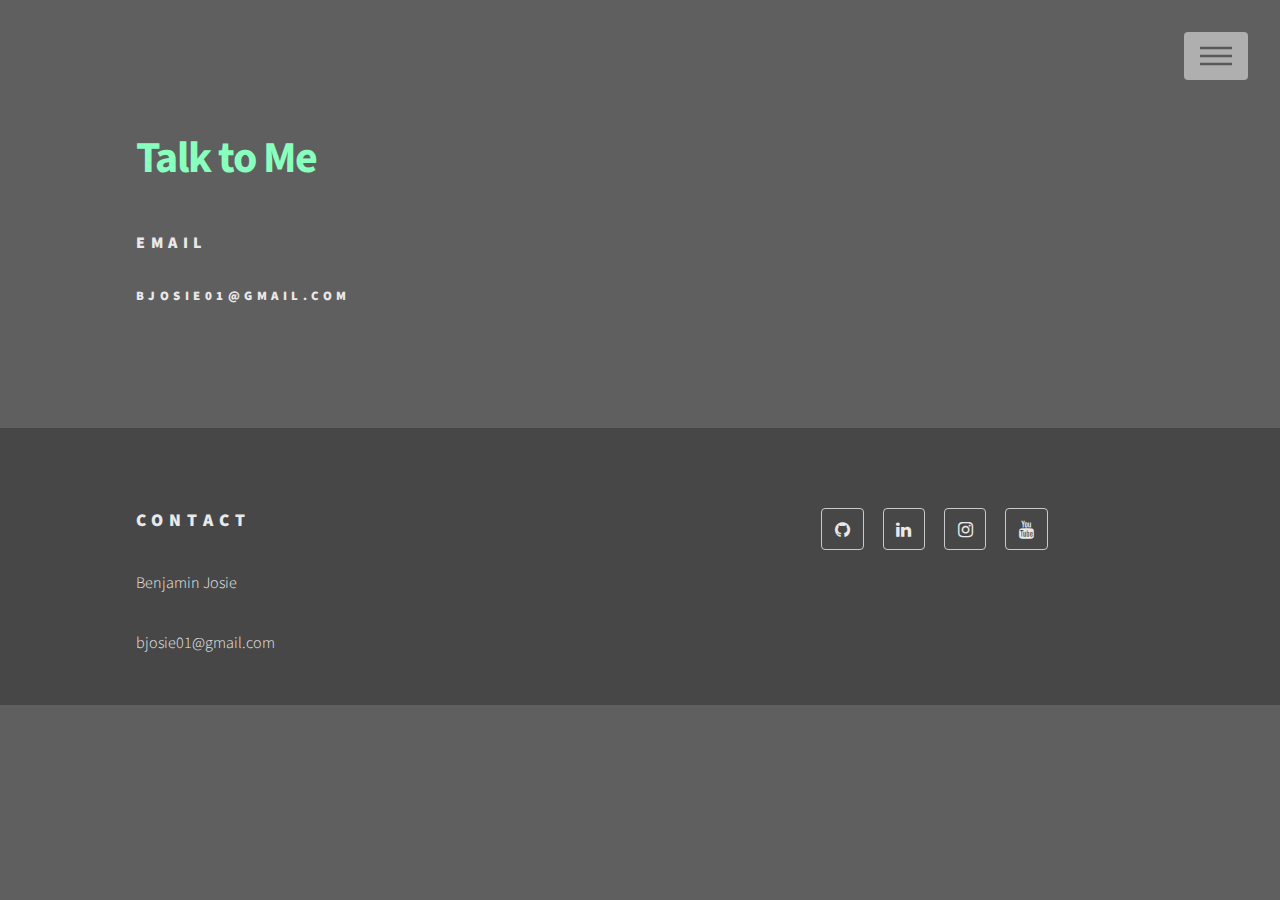
<file: contact.html>
<!DOCTYPE HTML>
<!--
	Phantom by HTML5 UP
	html5up.net | @ajlkn
	Free for personal and commercial use under the CCA 3.0 license (html5up.net/license)
-->
<html>
	<head>
		<title>Talk to Me</title>
		<meta charset="utf-8" />
		<meta name="viewport" content="width=device-width, initial-scale=1, user-scalable=no" />
		<link rel="stylesheet" href="assets/css/main.css" />
		<noscript><link rel="stylesheet" href="assets/css/noscript.css" /></noscript>
	</head>
	<body class="is-preload">
		<!-- Wrapper -->
			<div id="wrapper">

				<!-- Header -->
					<header id="header">
						<div class="inner">

							<!-- Logo -->

							<!-- Nav -->
								<nav>
									<ul>
										<li><a href="#menu">Menu</a></li>
									</ul>
								</nav>

						</div>
					</header>

				<!-- Menu -->
				<nav id="menu">
						<ul>
							<li><a href="index.html"><h2>Home</h2></a></li>
						</ul>
							<span class="minttext"><h4>Music</h4></span>
						<ul>
							<li><a href="music.html">Music</a></li>
						</ul>
							<span class="minttext"><h4>Hardware Design</h4></span>
						<ul>
							<li><a href="seekfreek.html">SeekFreek</a></li>
							<li><a href="ToeCandy.html">ToeCandy</a></li>
							<li><a href="TwigMix.html">TwigMix</a></li>
						</ul>
							<span class="minttext"><h4>Other Projects</h4></span>
						<ul>
							<li><a href="stranger_things_wall.html">The Lights!</a></li>	
							<li><a href="stranjerry_things_sign.html">Dark Glow</a></li>
							<li><a href="italic99.html">Understanding Music Production</a></li>	
							<li><a href="resume.html">Resume</a></li>
							<li><a href="contact.html">Contact Me!</a></li>
						</ul>
					</nav>

				<!-- Main -->
					<div id="main">
						<div class="inner">
							<span class="minttext"><h1>Talk to Me</h1></span>
						<h3>Email</h3>
						<h5>bjosie01@gmail.com</h5>
						</div>
					</div>

				<!-- Footer -->
				<footer id="footer">
					<div class="inner">
						<section>
							<h2>Contact</h2>
							<p>Benjamin Josie</p>
							<p>bjosie01@gmail.com</p>
						</section>
						<section>
							<ul class="icons">
								<li><a href="https://www.github.com/bjosie" class="icon style2 fa-github"><span class="label">GitHub</span></a></li>
								<li><a href="https://www.linkedin.com/in/benjaminjosie" class="icon style2 fa-linkedin"><span class="label">LinkedIn</span></a></li>
								<li><a href="https://www.instagram.com/happy.distracted/" class="icon style2 fa-instagram"><span class="label">Instagram</span></a></li>
								<li><a href="https://www.youtube.com/channel/UCob4FGEwg0QOTJqzQBEcFiw?view_as=subscriber" class="icon style2 fa-youtube"><span class="label">YouTube</span></a></li>
							</ul>
						</section>
						</ul>
					</div>
				</footer>

			</div>

		<!-- Scripts -->
			<script src="assets/js/jquery.min.js"></script>
			<script src="assets/js/browser.min.js"></script>
			<script src="assets/js/breakpoints.min.js"></script>
			<script src="assets/js/util.js"></script>
			<script src="assets/js/main.js"></script>

	</body>
</html>
</file>
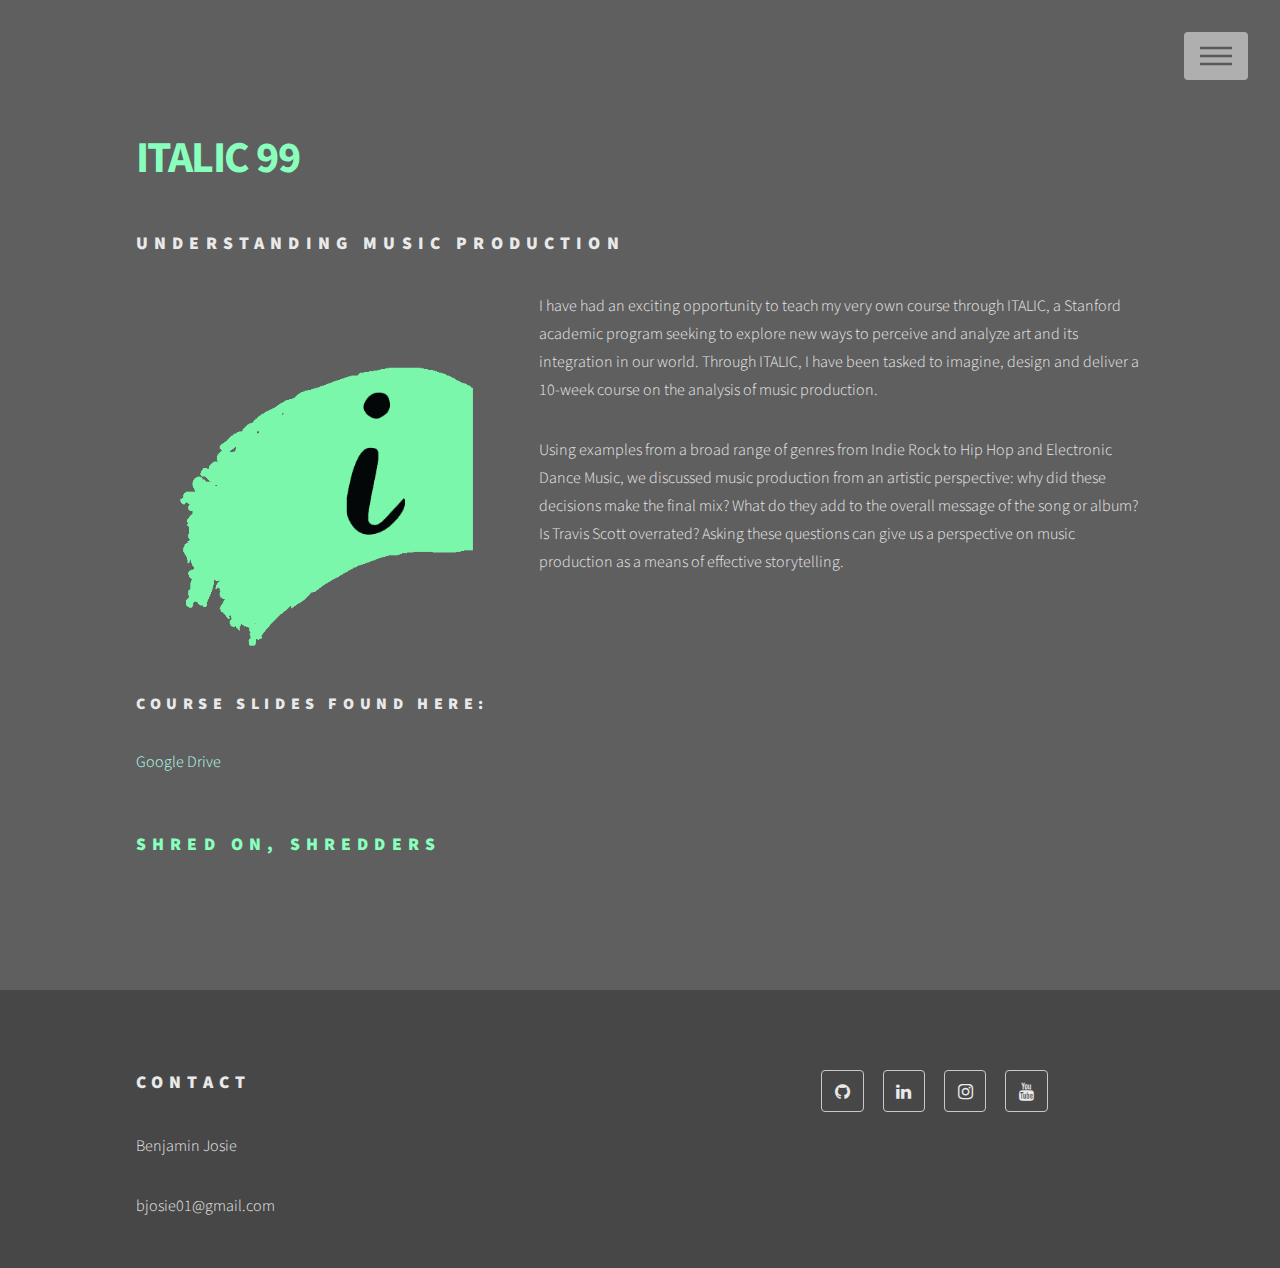
<file: italic99.html>
<!DOCTYPE HTML>
<!--
	Phantom by HTML5 UP
	html5up.net | @ajlkn
	Free for personal and commercial use under the CCA 3.0 license (html5up.net/license)
-->
<html>
	<head>
		<title>ITALIC 99</title>
		<meta charset="utf-8" />
		<meta name="viewport" content="width=device-width, initial-scale=1, user-scalable=no" />
		<link rel="stylesheet" href="assets/css/main.css" />
		<noscript><link rel="stylesheet" href="assets/css/noscript.css" /></noscript>
	</head>
	<body class="is-preload">
		<!-- Wrapper -->
			<div id="wrapper">

				<!-- Header -->
					<header id="header">
						<div class="inner">

							<!-- Logo -->

							<!-- Nav -->
								<nav>
									<ul>
										<li><a href="#menu">Menu</a></li>
									</ul>
								</nav>

						</div>
					</header>

				<!-- Menu -->
				<nav id="menu">
						<ul>
							<li><a href="index.html"><h2>Home</h2></a></li>
						</ul>
							<span class="minttext"><h4>Music</h4></span>
						<ul>
							<li><a href="music.html">Music</a></li>
						</ul>
							<span class="minttext"><h4>Hardware Design</h4></span>
						<ul>
							<li><a href="seekfreek.html">SeekFreek</a></li>
							<li><a href="ToeCandy.html">ToeCandy</a></li>
							<li><a href="TwigMix.html">TwigMix</a></li>
						</ul>
							<span class="minttext"><h4>Other Projects</h4></span>
						<ul>
							<li><a href="stranger_things_wall.html">The Lights!</a></li>	
							<li><a href="stranjerry_things_sign.html">Dark Glow</a></li>
							<li><a href="italic99.html">Understanding Music Production</a></li>	
							<li><a href="resume.html">Resume</a></li>
							<li><a href="contact.html">Contact Me!</a></li>
						</ul>
					</nav>

				<!-- Main -->
					<div id="main">
						<div class="inner">
								<span class="minttext"><h1>ITALIC 99</h1></span>
							<h2>Understanding Music Production</h2>
							<span class="image left "><img src="images/italic.png" alt="" /></span>
							<p>I have had an exciting opportunity to teach my very own course through ITALIC, a Stanford academic program seeking to explore new ways to perceive and analyze art and its integration in our world. Through ITALIC, I have been tasked to imagine, design and deliver a 10-week course on the analysis of music production.</p>
							<p>Using examples from a broad range of genres from Indie Rock to Hip Hop and Electronic Dance Music, we discussed music production from an artistic perspective: why did these decisions make the final mix? What do they add to the overall message of the song or album? Is Travis Scott overrated? Asking these questions can give us a perspective on music production as a means of effective storytelling.</p>
							<br><br><br><h3>Course Slides Found Here:</h3>
							<a href="https://drive.google.com/drive/folders/1TI4Cybgmp127zP17D6S3UdlBSqYQ0CbK?usp=sharing">Google Drive</a>
							<br><br><br><span class="minttext"><h2>Shred on, Shredders</h2><span>
						</div>
					</div>

				<!-- Footer -->
				<footer id="footer">
					<div class="inner">
						<section>
							<h2>Contact</h2>
							<p>Benjamin Josie</p>
							<p>bjosie01@gmail.com</p>
						</section>
						<section>
							<ul class="icons">
								<li><a href="https://www.github.com/bjosie" class="icon style2 fa-github"><span class="label">GitHub</span></a></li>
								<li><a href="https://www.linkedin.com/in/benjaminjosie" class="icon style2 fa-linkedin"><span class="label">LinkedIn</span></a></li>
								<li><a href="https://www.instagram.com/happy.distracted/" class="icon style2 fa-instagram"><span class="label">Instagram</span></a></li>
								<li><a href="https://www.youtube.com/channel/UCob4FGEwg0QOTJqzQBEcFiw?view_as=subscriber" class="icon style2 fa-youtube"><span class="label">YouTube</span></a></li>
							</ul>
						</section>
						</ul>
					</div>
				</footer>

			</div>

		<!-- Scripts -->
			<script src="assets/js/jquery.min.js"></script>
			<script src="assets/js/browser.min.js"></script>
			<script src="assets/js/breakpoints.min.js"></script>
			<script src="assets/js/util.js"></script>
			<script src="assets/js/main.js"></script>

	</body>
</html>
</file>
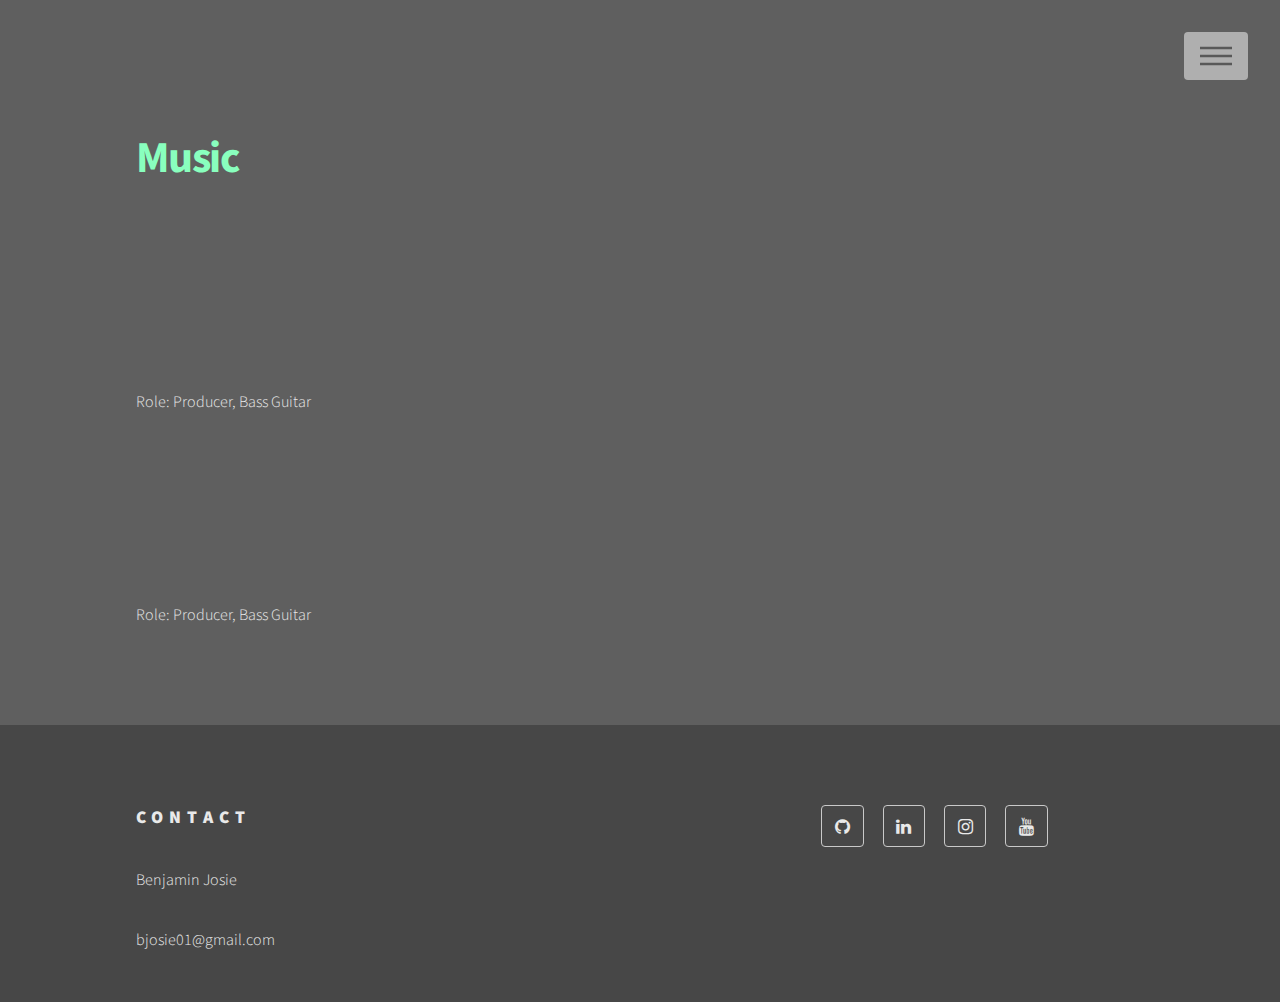
<file: music.html>
<!DOCTYPE HTML>
<!--
	Phantom by HTML5 UP
	html5up.net | @ajlkn
	Free for personal and commercial use under the CCA 3.0 license (html5up.net/license)
-->
<html>
	<head>
		<title>Music</title>
		<meta charset="utf-8" />
		<meta name="viewport" content="width=device-width, initial-scale=1, user-scalable=no" />
		<link rel="stylesheet" href="assets/css/main.css" />
		<noscript><link rel="stylesheet" href="assets/css/noscript.css" /></noscript>
	</head>
	<body class="is-preload">
		<!-- wrapper -->
			<div id="wrapper">

				<!-- Header -->
					<header id="header">
						<div class="inner">

							<!-- Logo -->

							<!-- Nav -->
								<nav>
									<ul>
										<li><a href="#menu">Menu</a></li>
									</ul>
								</nav>

						</div>
					</header>

				<!-- Menu -->
				<nav id="menu">
                        <ul>
                            <li><a href="index.html"><h2>Home</h2></a></li>
                        </ul>
                            <span class="minttext"><h4>Music</h4></span>
                        <ul>
                            <li><a href="music.html">Music</a></li>
                        </ul>
                            <span class="minttext"><h4>Hardware Design</h4></span>
                        <ul>
                            <li><a href="seekfreek.html">SeekFreek</a></li>
                            <li><a href="ToeCandy.html">ToeCandy</a></li>
                            <li><a href="TwigMix.html">TwigMix</a></li>
                        </ul>
                            <span class="minttext"><h4>Other Projects</h4></span>
                        <ul>
                            <li><a href="stranger_things_wall.html">The Lights!</a></li>	
                            <li><a href="stranjerry_things_sign.html">Dark Glow</a></li>
                            <li><a href="italic99.html">Understanding Music Production</a></li>	
                            <li><a href="resume.html">Resume</a></li>
                            <li><a href="contact.html">Contact Me!</a></li>
                        </ul>
                    </nav>

				<!-- Main -->
					<div id="main">
						<div class="inner">
								<span class="minttext"><h1>Music</h1></span>
									<br>
								
								<iframe style="border: 0; width: 100%; height: 120px;" src="https://bandcamp.com/EmbeddedPlayer/track=2500126236/size=large/bgcol=333333/linkcol=2ebd35/tracklist=false/artwork=small/transparent=true/" seamless><a href="http://mammoth6.bandcamp.com/track/san-jose">San Jose by Mammoth</a></iframe>
								
								Role: Producer, Bass Guitar
								<br><br>
									<br>
								
				
								<iframe style="border: 0; width: 100%; height: 120px;" src="https://bandcamp.com/EmbeddedPlayer/track=983667720/size=large/bgcol=333333/linkcol=2ebd35/tracklist=false/artwork=small/transparent=true/" seamless><a href="http://mammoth6.bandcamp.com/track/leona">Leona by Mammoth</a></iframe>

								Role: Producer, Bass Guitar
							</div>
					</div>

				<!-- Footer -->
				<footer id="footer">
					<div class="inner">
						<section>
							<h2>Contact</h2>
							<p>Benjamin Josie</p>
							<p>bjosie01@gmail.com</p>
						</section>
						<section>
							<ul class="icons">
								<li><a href="https://www.github.com/bjosie" class="icon style2 fa-github"><span class="label">GitHub</span></a></li>
								<li><a href="https://www.linkedin.com/in/benjaminjosie" class="icon style2 fa-linkedin"><span class="label">LinkedIn</span></a></li>
								<li><a href="https://www.instagram.com/happy.distracted/" class="icon style2 fa-instagram"><span class="label">Instagram</span></a></li>
								<li><a href="https://www.youtube.com/channel/UCob4FGEwg0QOTJqzQBEcFiw?view_as=subscriber" class="icon style2 fa-youtube"><span class="label">YouTube</span></a></li>
							</ul>
						</section>
						</ul>
					</div>
				</footer>

			</div>

		<!-- Scripts -->
			<script src="assets/js/jquery.min.js"></script>
			<script src="assets/js/browser.min.js"></script>
			<script src="assets/js/breakpoints.min.js"></script>
			<script src="assets/js/util.js"></script>
			<script src="assets/js/main.js"></script>

	</body>
</html>
</file>
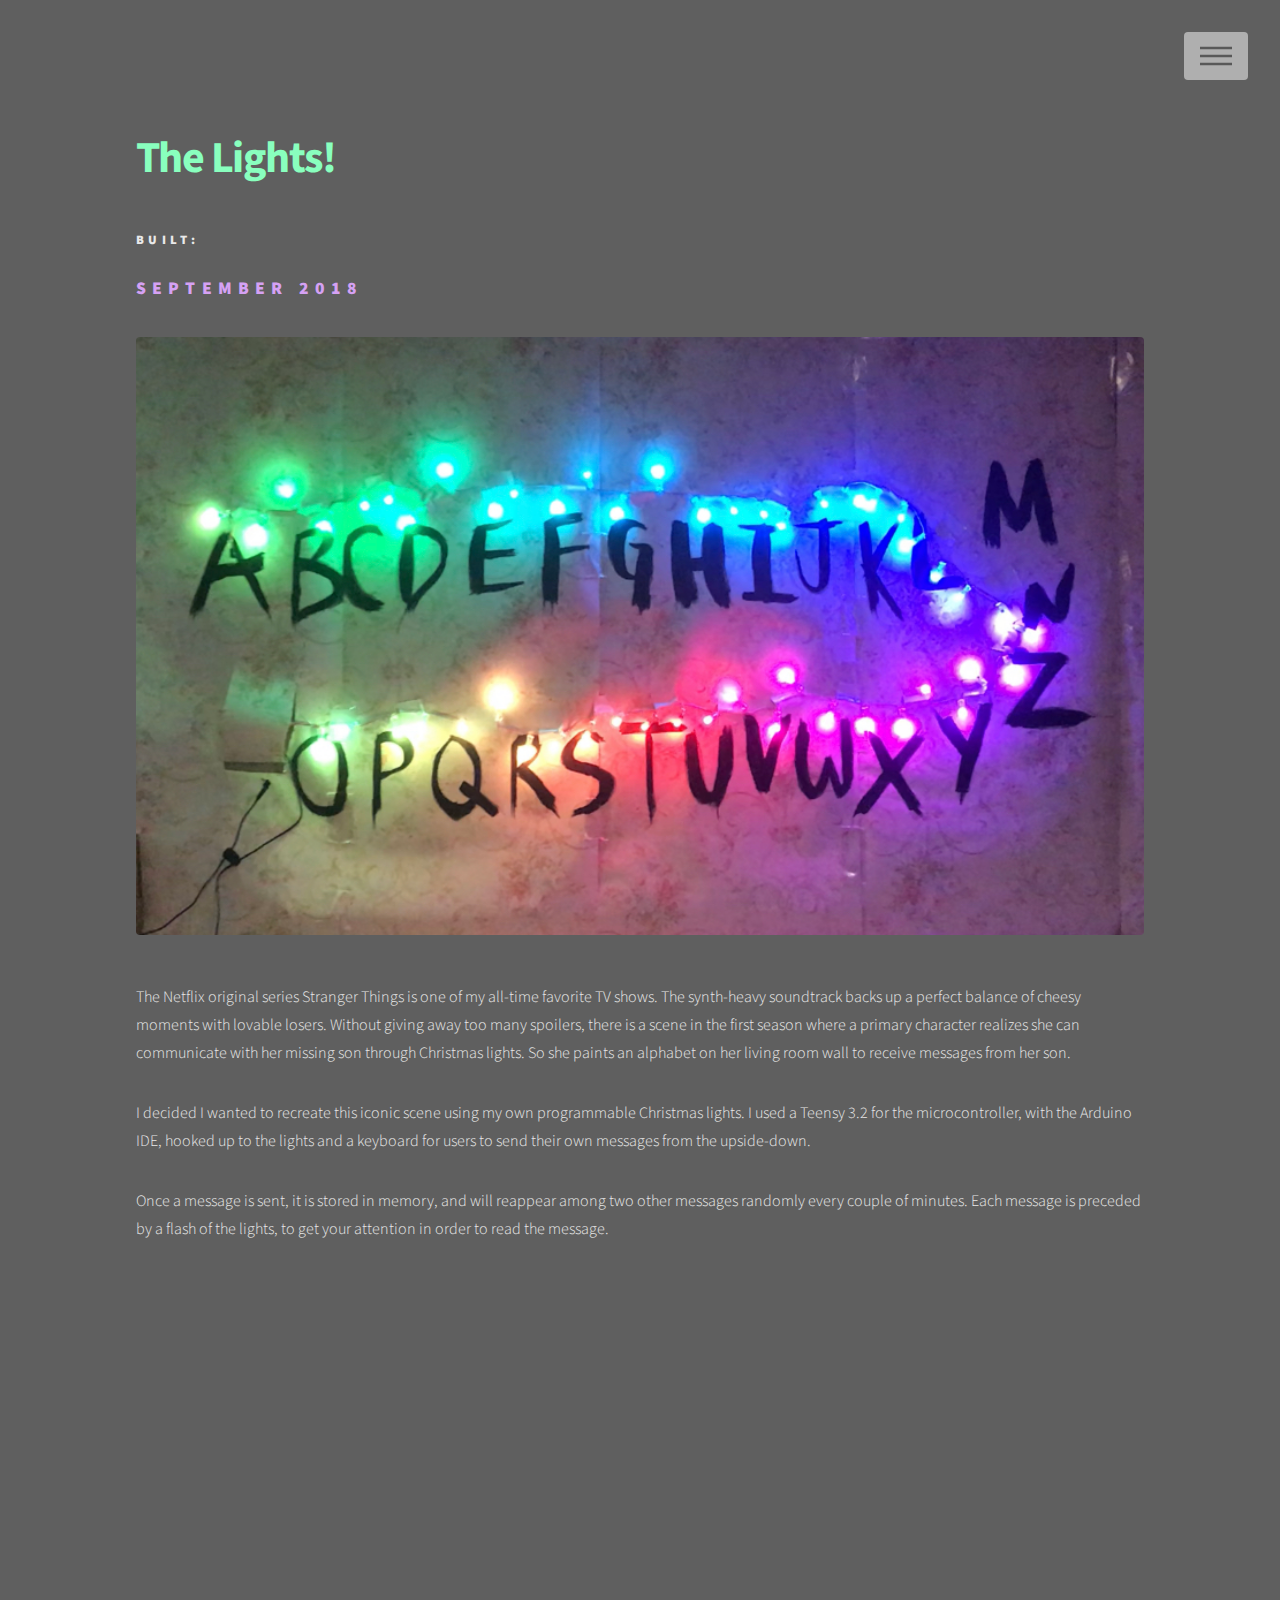
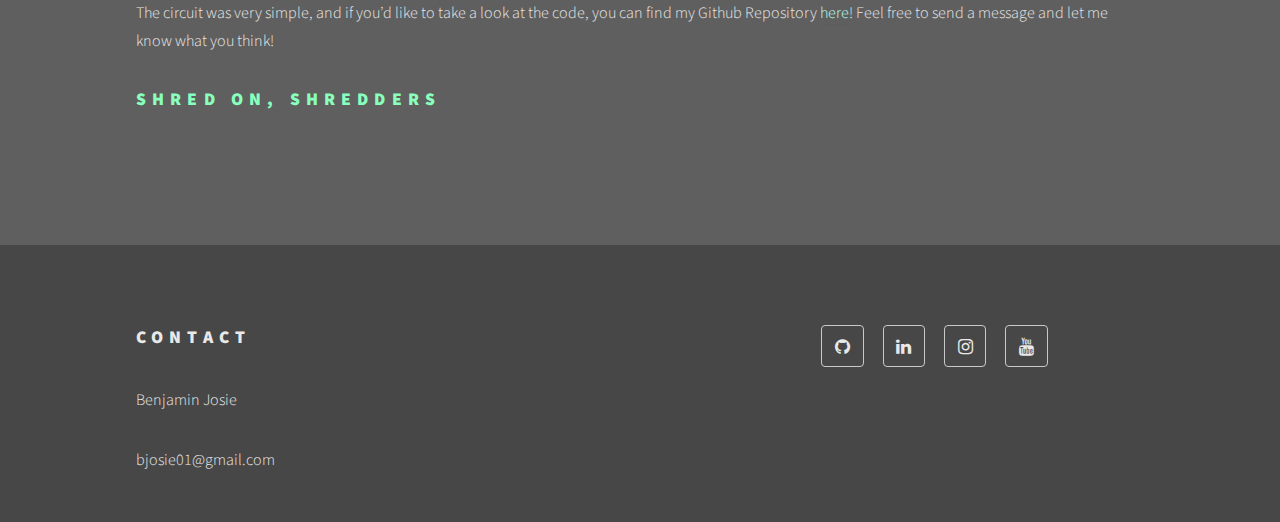
<file: stranger_things_wall.html>
<!DOCTYPE HTML>
<!--
	Phantom by HTML5 UP
	html5up.net | @ajlkn
	Free for personal and commercial use under the CCA 3.0 license (html5up.net/license)
-->
<html>
	<head>
		<title>SeekFreek</title>
		<!--<style>
		.minttext{
			color: #53d68e;
		}
		</style>-->
		<meta charset="utf-8" />
		<meta name="viewport" content="width=device-width, initial-scale=1, user-scalable=no" />
		<link rel="stylesheet" href="assets/css/main.css" />
		<noscript><link rel="stylesheet" href="assets/css/noscript.css" /></noscript>
	</head>
	<body class="is-preload">
		<!-- Wrapper -->
			<div id="wrapper">

				<!-- Header -->
					<header id="header">
						<div class="inner">

							<!-- Logo -->

							<!-- Nav -->
								<nav>
									<ul>
										<li><a href="#menu">Menu</a></li>
									</ul>
								</nav>

						</div>
					</header>

				<!-- Menu -->
				<nav id="menu">
						<ul>
							<li><a href="index.html"><h2>Home</h2></a></li>
						</ul>
							<span class="minttext"><h4>Music</h4></span>
						<ul>
							<li><a href="music.html">Music</a></li>
						</ul>
							<span class="minttext"><h4>Hardware Design</h4></span>
						<ul>
							<li><a href="seekfreek.html">SeekFreek</a></li>
							<li><a href="ToeCandy.html">ToeCandy</a></li>
							<li><a href="TwigMix.html">TwigMix</a></li>
						</ul>
							<span class="minttext"><h4>Other Projects</h4></span>
						<ul>
							<li><a href="stranger_things_wall.html">The Lights!</a></li>	
							<li><a href="stranjerry_things_sign.html">Dark Glow</a></li>
							<li><a href="italic99.html">Understanding Music Production</a></li>	
							<li><a href="resume.html">Resume</a></li>
							<li><a href="contact.html">Contact Me!</a></li>
						</ul>
					</nav>

				<!-- Main -->
					<div id="main">
						<div class="inner">
							<span class="minttext"><h1>The Lights!</h1></span>
							<h5>Built:</h5>
                            <span class="purpletext"><h2>September 2018</h2></span>
                            <span class="image main"><img src="images/stranger_things_wall/wall.jpg"></span>
                            <p>The Netflix original series Stranger Things is one of my all-time favorite TV shows. The synth-heavy soundtrack backs up a perfect balance of cheesy moments with lovable losers. Without giving away too many spoilers, there is a scene in the first season where a primary character realizes she can communicate with her missing son through Christmas lights. So she paints an alphabet on her living room wall to receive messages from her son.</p>
                            <p>I decided I wanted to recreate this iconic scene using my own programmable Christmas lights. I used a Teensy 3.2 for the microcontroller, with the Arduino IDE, hooked up to the lights and a keyboard for users to send their own messages from the upside-down.</p>
                            <p>Once a message is sent, it is stored in memory, and will reappear among two other messages randomly every couple of minutes. Each message is preceded by a flash of the lights, to get your attention in order to read the message.</p>
                            <iframe width="560" height="315" 
                                src="https://www.youtube.com/embed/mH4FHJ0fWwY" 
                                frameborder="0" allow="accelerometer; autoplay; encrypted-media; 
                                gyroscope; picture-in-picture" allowfullscreen>
                            </iframe>
                            <p>The circuit was very simple, and if you’d like to take a look at the code, you can find my Github Repository <a href="https://github.com/bjosie/Stranjerry_Things_Wall">here!</a> Feel free to send a message and let me know what you think!</p>
                            <span class="minttext"><h2>Shred on, Shredders</h2></span>

							
						</div>
					</div>

				<!-- Footer -->
				<footer id="footer">
					<div class="inner">
						<section>
							<h2>Contact</h2>
							<p>Benjamin Josie</p>
							<p>bjosie01@gmail.com</p>
						</section>
						<section>
							<ul class="icons">
								<li><a href="https://www.github.com/bjosie" class="icon style2 fa-github"><span class="label">GitHub</span></a></li>
								<li><a href="https://www.linkedin.com/in/benjaminjosie" class="icon style2 fa-linkedin"><span class="label">LinkedIn</span></a></li>
								<li><a href="https://www.instagram.com/happy.distracted/" class="icon style2 fa-instagram"><span class="label">Instagram</span></a></li>
								<li><a href="https://www.youtube.com/channel/UCob4FGEwg0QOTJqzQBEcFiw?view_as=subscriber" class="icon style2 fa-youtube"><span class="label">YouTube</span></a></li>
							</ul>
						</section>
						</ul>
					</div>
				</footer>

			</div>

		<!-- Scripts -->
			<script src="assets/js/jquery.min.js"></script>
			<script src="assets/js/browser.min.js"></script>
			<script src="assets/js/breakpoints.min.js"></script>
			<script src="assets/js/util.js"></script>
			<script src="assets/js/main.js"></script>

	</body>
</html>
</file>
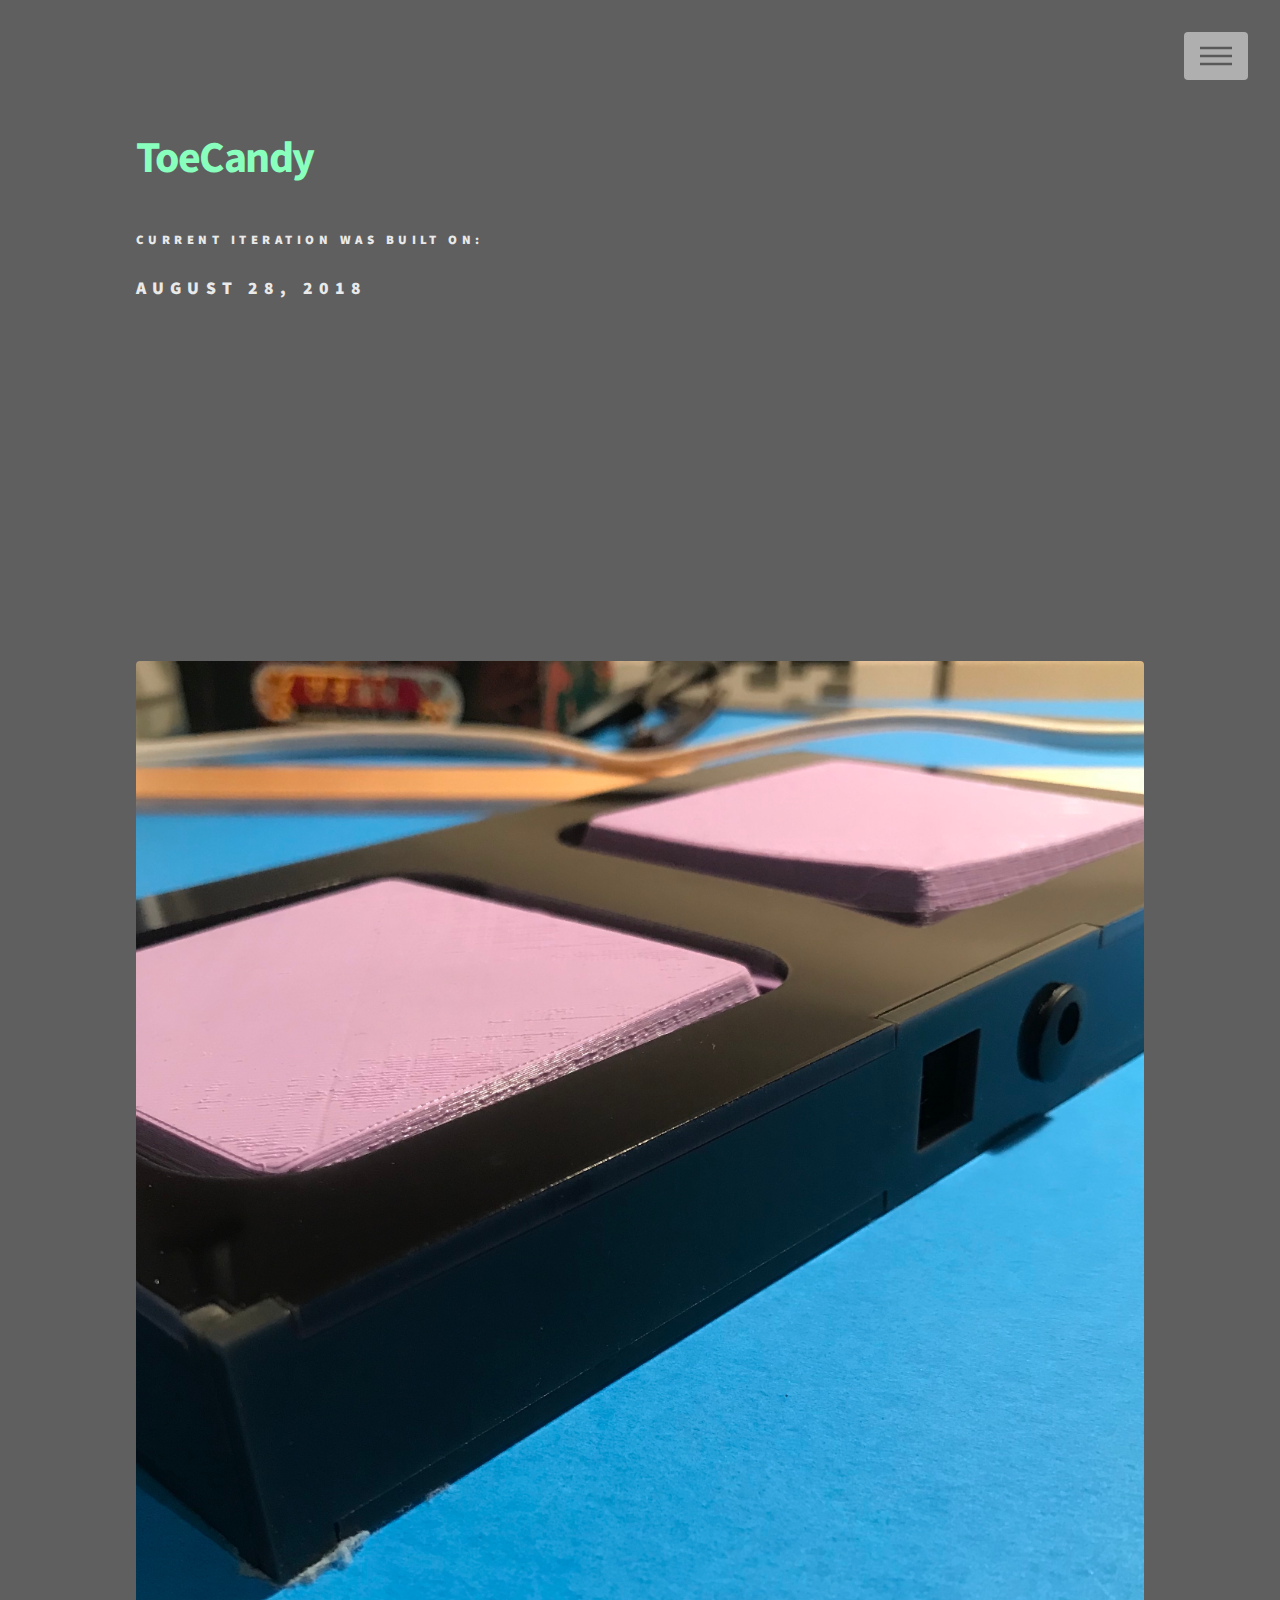
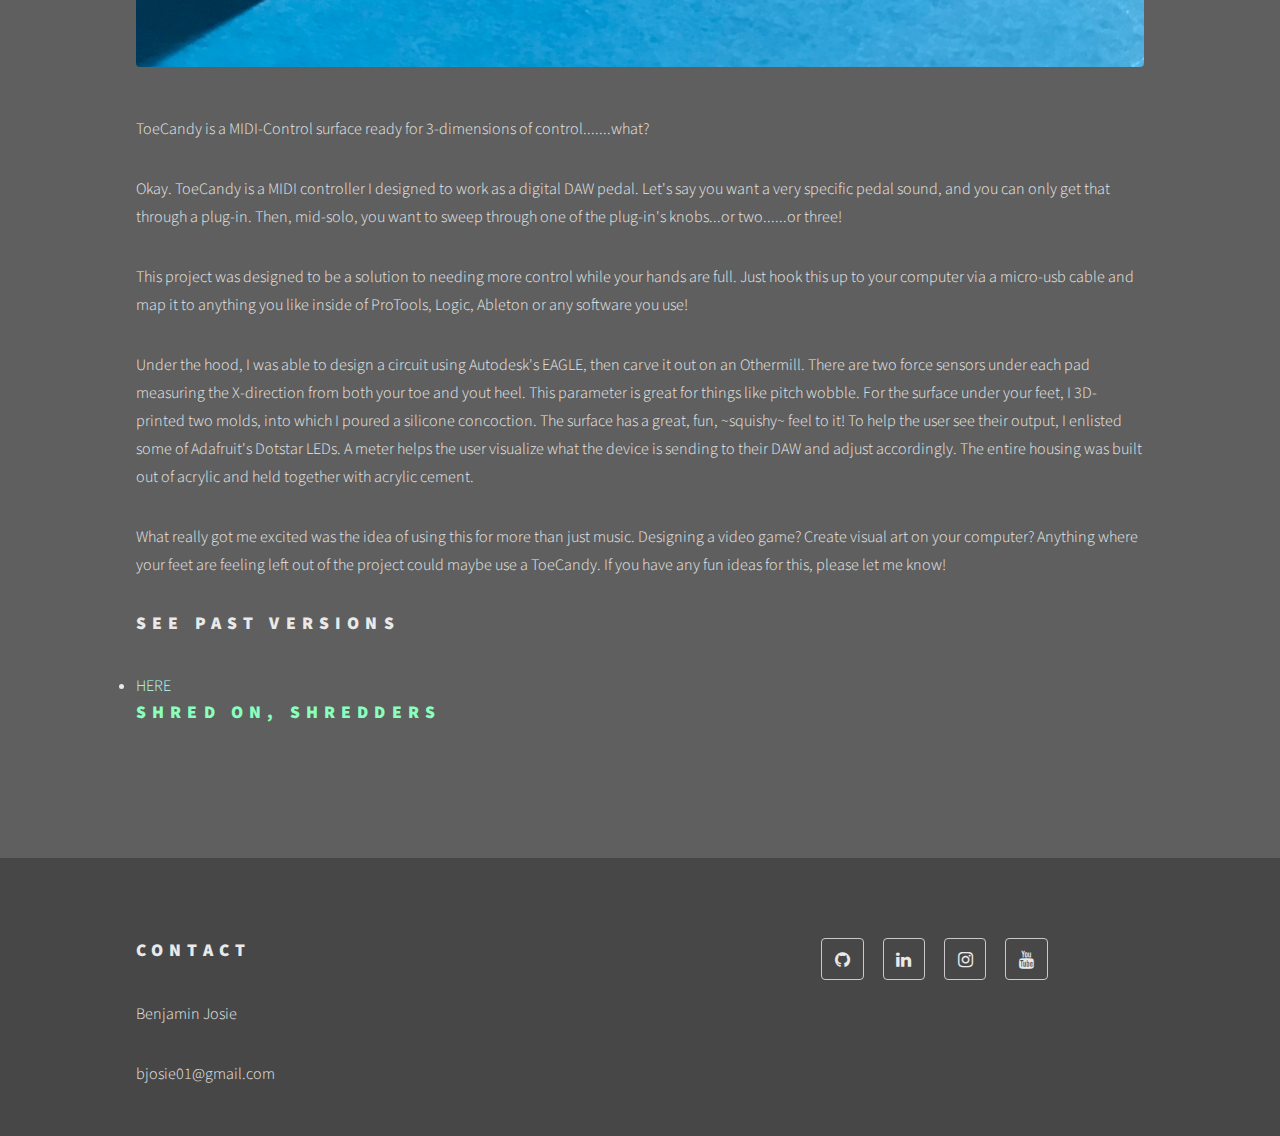
<file: ToeCandy.html>
<!DOCTYPE HTML>
<!--
	Phantom by HTML5 UP
	html5up.net | @ajlkn
	Free for personal and commercial use under the CCA 3.0 license (html5up.net/license)
-->
<html>
	<head>
		<title>ToeCandy</title>
		<meta charset="utf-8" />
		<meta name="viewport" content="width=device-width, initial-scale=1, user-scalable=no" />
		<link rel="stylesheet" href="assets/css/main.css" />
		<noscript><link rel="stylesheet" href="assets/css/noscript.css" /></noscript>
	</head>
	<body class="is-preload">
		<!-- Wrapper -->
			<div id="wrapper">

				<!-- Header -->
					<header id="header">
						<div class="inner">

							<!-- Logo -->

							<!-- Nav -->
								<nav>
									<ul>
										<li><a href="#menu">Menu</a></li>
									</ul>
								</nav>

						</div>
					</header>

				<!-- Menu -->
				<nav id="menu">
						<ul>
							<li><a href="index.html"><h2>Home</h2></a></li>
						</ul>
							<span class="minttext"><h4>Music</h4></span>
						<ul>
							<li><a href="music.html">Music</a></li>
						</ul>
							<span class="minttext"><h4>Hardware Design</h4></span>
						<ul>
							<li><a href="seekfreek.html">SeekFreek</a></li>
							<li><a href="ToeCandy.html">ToeCandy</a></li>
							<li><a href="TwigMix.html">TwigMix</a></li>
						</ul>
							<span class="minttext"><h4>Other Projects</h4></span>
						<ul>
							<li><a href="stranger_things_wall.html">The Lights!</a></li>	
							<li><a href="stranjerry_things_sign.html">Dark Glow</a></li>
							<li><a href="italic99.html">Understanding Music Production</a></li>	
							<li><a href="resume.html">Resume</a></li>
							<li><a href="contact.html">Contact Me!</a></li>
						</ul>
					</nav>

				<!-- Main -->
					<div id="main">
						<div class="inner">
							<span class="minttext"><h1>ToeCandy</h1></span>
                            <h5>Current Iteration Was Built On:</h5>
							<h2>August 28, 2018</h2>
							<iframe width="560" height="315" 
								src="https://www.youtube.com/embed/1-L-1okUKOc?rel=0" frameborder="0" 
								allow="autoplay; encrypted-media" allowfullscreen>
							</iframe>
							<span class="image main"><img src="images/ToeCandyAug28.JPG" alt="" /></span>
                            <p>ToeCandy is a MIDI-Control surface ready for 3-dimensions of control.......what?</p>
                            <p>Okay. ToeCandy is a MIDI controller I designed to work as a digital DAW pedal. Let's say you want a very specific pedal sound, and you can only get that through a plug-in. Then, mid-solo, you want to sweep through one of the plug-in's knobs...or two......or three!</p>
                            <p>This project was designed to be a solution to needing more control while your hands are full. Just hook this up to your computer via a micro-usb cable and map it to anything you like inside of ProTools, Logic, Ableton or any software you use!</p>
                            <p>Under the hood, I was able to design a circuit using Autodesk's EAGLE, then carve it out on an Othermill. There are two force sensors under each pad measuring the X-direction from both your toe and yout heel. This parameter is great for things like pitch wobble. For the surface under your feet, I 3D-printed two molds, into which I poured a silicone concoction. The surface has a great, fun, ~squishy~ feel to it! To help the user see their output, I enlisted some of Adafruit's Dotstar LEDs. A meter helps the user visualize what the device is sending to their DAW and adjust accordingly. The entire housing was built out of acrylic and held together with acrylic cement.</p>
                            <p>What really got me excited was the idea of using this for more than just music. Designing a video game? Create visual art on your computer? Anything where your feet are feeling left out of the project could maybe use a ToeCandy. If you have any fun ideas for this, please let me know!</p>
                            <h2>See Past Versions</h2>
							<li><a href="ToeCandyPastPics.html">HERE</a></li>
							<span class="minttext"><h2>Shred on, Shredders</h2><span></span>
                            </div>
					</div>

				<!-- Footer -->
				<footer id="footer">
					<div class="inner">
						<section>
							<h2>Contact</h2>
							<p>Benjamin Josie</p>
							<p>bjosie01@gmail.com</p>
						</section>
						<section>
							<ul class="icons">
								<li><a href="https://www.github.com/bjosie" class="icon style2 fa-github"><span class="label">GitHub</span></a></li>
								<li><a href="https://www.linkedin.com/in/benjaminjosie" class="icon style2 fa-linkedin"><span class="label">LinkedIn</span></a></li>
								<li><a href="https://www.instagram.com/happy.distracted/" class="icon style2 fa-instagram"><span class="label">Instagram</span></a></li>
								<li><a href="https://www.youtube.com/channel/UCob4FGEwg0QOTJqzQBEcFiw?view_as=subscriber" class="icon style2 fa-youtube"><span class="label">YouTube</span></a></li>
							</ul>
						</section>
						</ul>
					</div>
				</footer>


			</div>

		<!-- Scripts -->
			<script src="assets/js/jquery.min.js"></script>
			<script src="assets/js/browser.min.js"></script>
			<script src="assets/js/breakpoints.min.js"></script>
			<script src="assets/js/util.js"></script>
			<script src="assets/js/main.js"></script>

	</body>
</html>
</file>
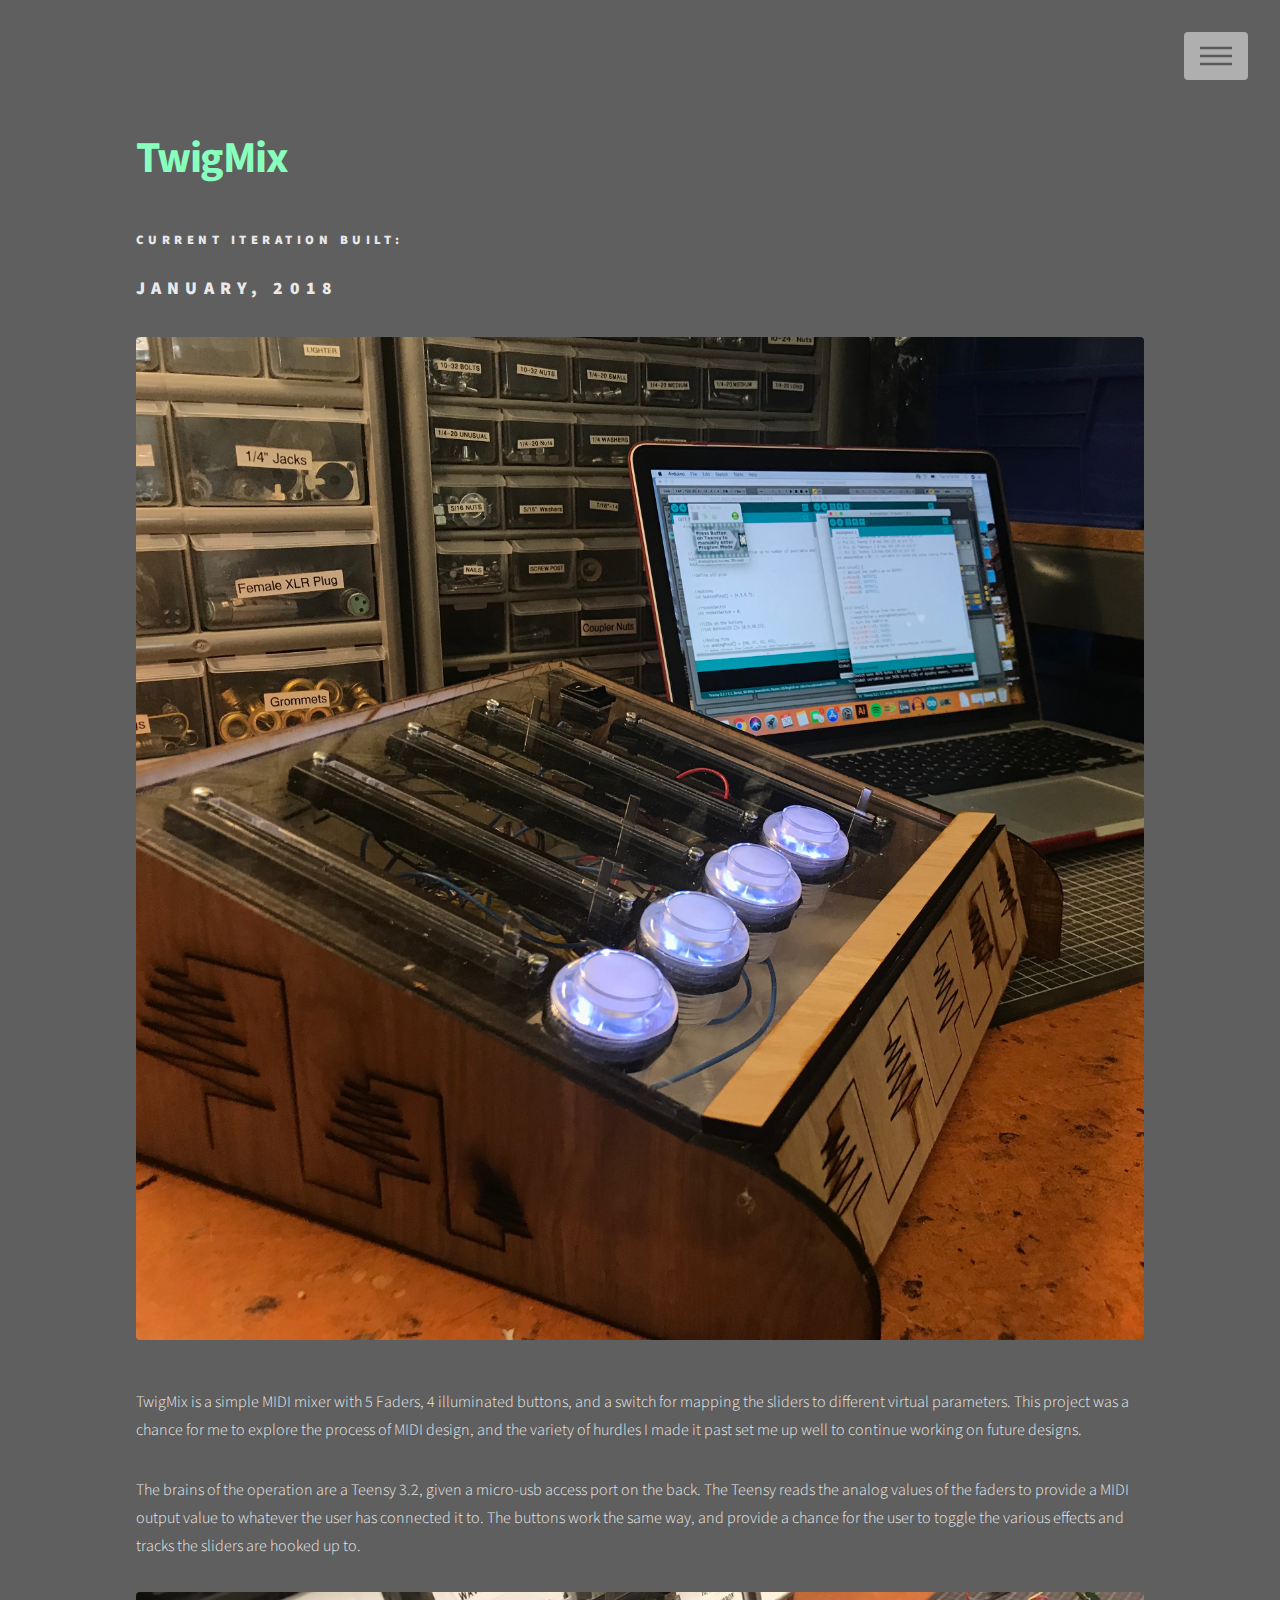
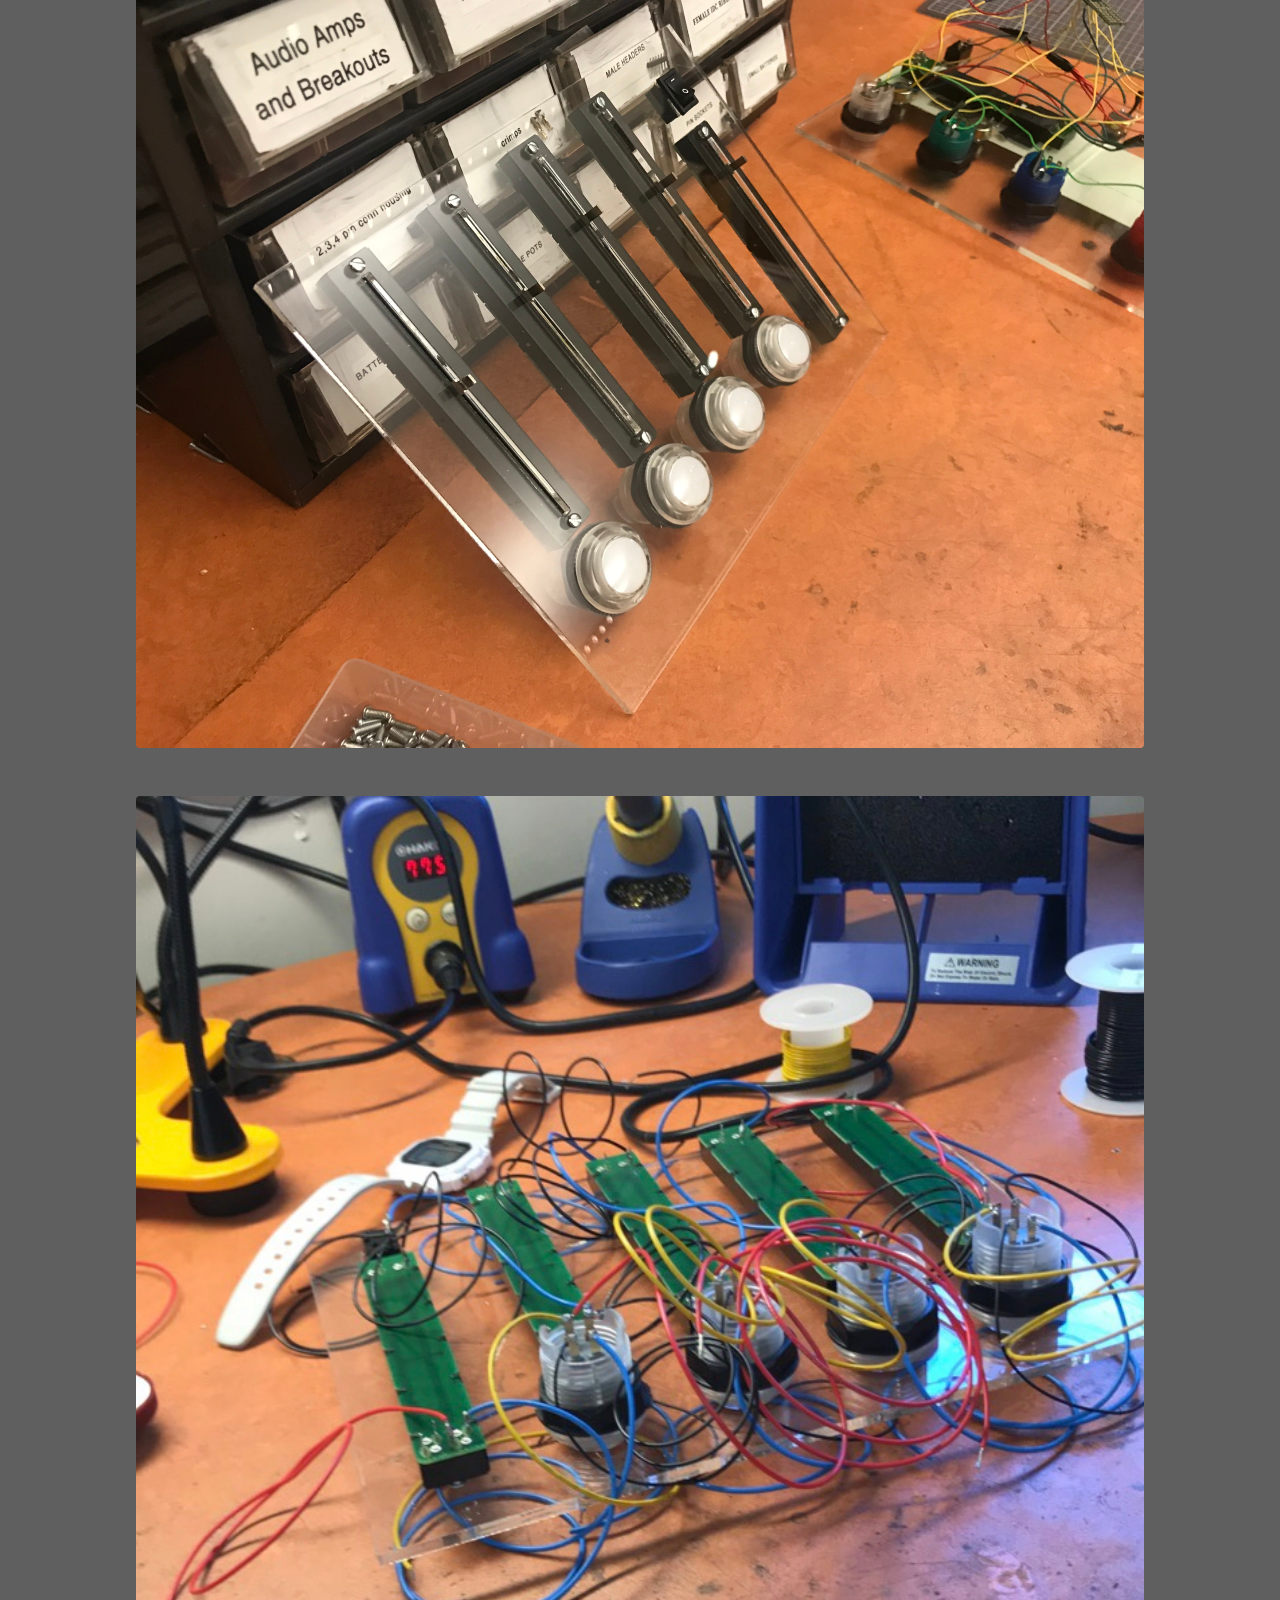
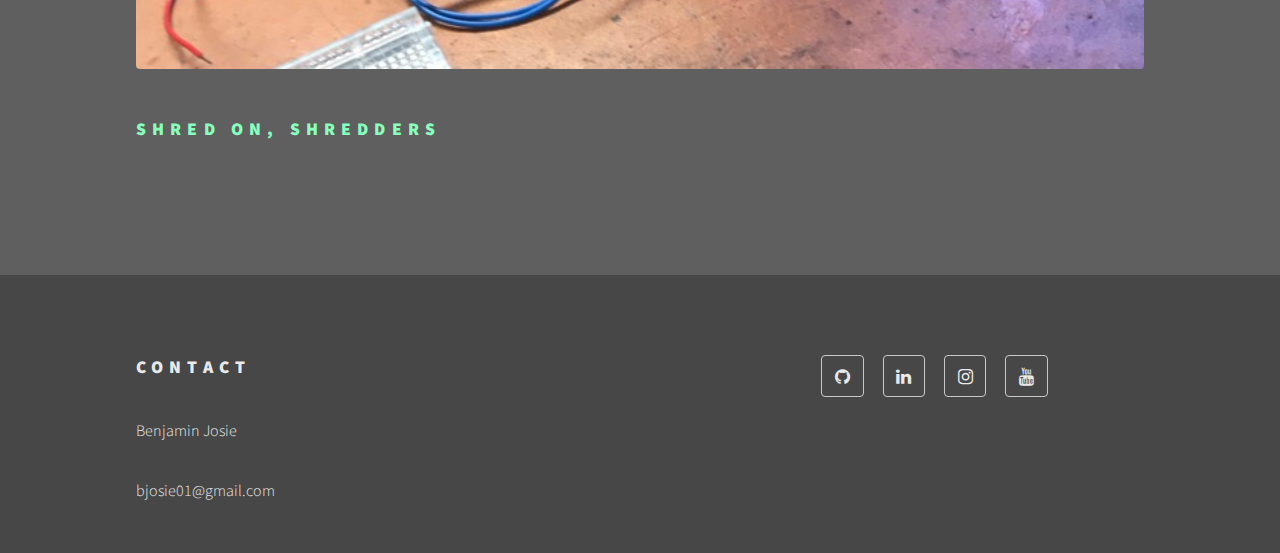
<file: TwigMix.html>
<!DOCTYPE HTML>
<!--
	Phantom by HTML5 UP
	html5up.net | @ajlkn
	Free for personal and commercial use under the CCA 3.0 license (html5up.net/license)
-->
<html>
	<head>
		<title>TwigMix</title>
		<meta charset="utf-8" />
		<meta name="viewport" content="width=device-width, initial-scale=1, user-scalable=no" />
		<link rel="stylesheet" href="assets/css/main.css" />
		<noscript><link rel="stylesheet" href="assets/css/noscript.css" /></noscript>
	</head>
	<body class="is-preload">
		<!-- Wrapper -->
			<div id="wrapper">

				<!-- Header -->
					<header id="header">
						<div class="inner">

							<!-- Logo -->

							<!-- Nav -->
								<nav>
									<ul>
										<li><a href="#menu">Menu</a></li>
									</ul>
								</nav>

						</div>
					</header>

				<!-- Menu -->
				<nav id="menu">
						<ul>
							<li><a href="index.html"><h2>Home</h2></a></li>
						</ul>
							<span class="minttext"><h4>Music</h4></span>
						<ul>
							<li><a href="music.html">Music</a></li>
						</ul>
							<span class="minttext"><h4>Hardware Design</h4></span>
						<ul>
							<li><a href="seekfreek.html">SeekFreek</a></li>
							<li><a href="ToeCandy.html">ToeCandy</a></li>
							<li><a href="TwigMix.html">TwigMix</a></li>
						</ul>
							<span class="minttext"><h4>Other Projects</h4></span>
						<ul>
							<li><a href="stranger_things_wall.html">The Lights!</a></li>	
							<li><a href="stranjerry_things_sign.html">Dark Glow</a></li>
							<li><a href="italic99.html">Understanding Music Production</a></li>	
							<li><a href="resume.html">Resume</a></li>
							<li><a href="contact.html">Contact Me!</a></li>
						</ul>
					</nav>

				<!-- Main -->
					<div id="main">
						<div class="inner">
							<span class="minttext"><h1>TwigMix</h1></span>
							<h5>Current Iteration Built:</h5>
							<h2>January, 2018</h2>
							<span class="image main"><img src="images/TwigMixFinal.JPG" alt="" /></span>
							<p>TwigMix is a simple MIDI mixer with 5 Faders, 4 illuminated buttons, and a switch for mapping the sliders to different virtual parameters. This project was a chance for me to explore the process of MIDI design, and the variety of hurdles I made it past set me up well to continue working on future designs.</p>
							<p>The brains of the operation are a Teensy 3.2, given a micro-usb access port on the back. The Teensy reads the analog values of the faders to provide a MIDI output value to whatever the user has connected it to. The buttons work the same way, and provide a chance for the user to toggle the various effects and tracks the sliders are hooked up to.</p>
                            <span class="image main"><img src="images/TwigMixFace.JPG" alt="" /></span>
							<span class="image main"><img src="images/TwigMixWire.JPG" alt="" /></span>
							<span class="minttext"><h2>Shred on, Shredders</h2><span></span>
						</div>
					</div>

				<!-- Footer -->
				<footer id="footer">
					<div class="inner">
						<section>
							<h2>Contact</h2>
							<p>Benjamin Josie</p>
							<p>bjosie01@gmail.com</p>
						</section>
						<section>
							<ul class="icons">
								<li><a href="https://www.github.com/bjosie" class="icon style2 fa-github"><span class="label">GitHub</span></a></li>
								<li><a href="https://www.linkedin.com/in/benjaminjosie" class="icon style2 fa-linkedin"><span class="label">LinkedIn</span></a></li>
								<li><a href="https://www.instagram.com/happy.distracted/" class="icon style2 fa-instagram"><span class="label">Instagram</span></a></li>
								<li><a href="https://www.youtube.com/channel/UCob4FGEwg0QOTJqzQBEcFiw?view_as=subscriber" class="icon style2 fa-youtube"><span class="label">YouTube</span></a></li>
							</ul>
						</section>
						</ul>
					</div>
				</footer>

			</div>

		<!-- Scripts -->
			<script src="assets/js/jquery.min.js"></script>
			<script src="assets/js/browser.min.js"></script>
			<script src="assets/js/breakpoints.min.js"></script>
			<script src="assets/js/util.js"></script>
			<script src="assets/js/main.js"></script>

	</body>
</html>
</file>
<file: assets/css/noscript.css>
/*
	Phantom by HTML5 UP
	html5up.net | @ajlkn
	Free for personal and commercial use under the CCA 3.0 license (html5up.net/license)
*/

/* Tiles */

	body.is-preload .tiles article {
		-moz-transform: none;
		-webkit-transform: none;
		-ms-transform: none;
		transform: none;
		opacity: 1;
	}
</file>
<file: assets/css/main.css>
@import url(font-awesome.min.css);
@import url("https://fonts.googleapis.com/css?family=Source+Sans+Pro:300,700,900");

/*
	Phantom by HTML5 UP
	html5up.net | @ajlkn
	Free for personal and commercial use under the CCA 3.0 license (html5up.net/license)
*/

html, body, div, span, applet, object,
iframe, h1, h2, h3, h4, h5, h6, p, blockquote,
pre, a, abbr, acronym, address, big, cite,
code, del, dfn, em, img, ins, kbd, q, s, samp,
small, strike, strong, sub, sup, tt, var, b,
u, i, center, dl, dt, dd, ol, ul, li, fieldset,
form, label, legend, table, caption, tbody,
tfoot, thead, tr, th, td, article, aside,
canvas, details, embed, figure, figcaption,
footer, header, hgroup, menu, nav, output, ruby,
section, summary, time, mark, audio, video {
	margin: 0;
	padding: 0;
	border: 0;
	font-size: 100%;
	font: inherit;
	vertical-align: baseline;}

article, aside, details, figcaption, figure,
footer, header, hgroup, menu, nav, section {
	display: block;}

body {
	background-color: gray;
	line-height: 1;
}

ol, ul {
	list-style: none;
}

blockquote, q {
	quotes: none;
}

	blockquote:before, blockquote:after, q:before, q:after {
		content: '';
		content: none;
	}

table {
	border-collapse: collapse;
	border-spacing: 0;
}

body {
	-webkit-text-size-adjust: none;
}

mark {
	background-color: transparent;
	color: inherit;
}

input::-moz-focus-inner {
	border: 0;
	padding: 0;
}

input, select, textarea {
	-moz-appearance: none;
	-webkit-appearance: none;
	-ms-appearance: none;
	appearance: none;
}

/* Basic */

	@-ms-viewport {
		width: device-width;
	}

	body {
		-ms-overflow-style: scrollbar;
	}

	@media screen and (max-width: 480px) {

		html, body {
			min-width: 320px;
		}

	}

	html {
		box-sizing: border-box;
	}

	*, *:before, *:after {
		box-sizing: inherit;
	}

	body {
		background: #5f5f5f;
	}

		body.is-preload *, body.is-preload *:before, body.is-preload *:after {
			-moz-animation: none !important;
			-webkit-animation: none !important;
			-ms-animation: none !important;
			animation: none !important;
			-moz-transition: none !important;
			-webkit-transition: none !important;
			-ms-transition: none !important;
			transition: none !important;
		}

/* Type */

	body, input, select, textarea {
		color: #e9e9e9;
		font-family: "Source Sans Pro", Helvetica, sans-serif;
		font-size: 16pt;
		font-weight: 300;
		line-height: 1.75;
	}

		@media screen and (max-width: 1680px) {

			body, input, select, textarea {
				font-size: 14pt;
			}

		}

		@media screen and (max-width: 1280px) {

			body, input, select, textarea {
				font-size: 12pt;
			}

		}

	a {
		-moz-transition: border-bottom-color 0.2s ease, color 0.2s ease;
		-webkit-transition: border-bottom-color 0.2s ease, color 0.2s ease;
		-ms-transition: border-bottom-color 0.2s ease, color 0.2s ease;
		transition: border-bottom-color 0.2s ease, color 0.2s ease;
		text-decoration: none;
		color: #b7fff3; 
		border-bottom: dotted 1px rgba(88, 88, 88, 0.5);
	}

		a:hover {
			border-bottom-color: transparent;
			/*color: #f2849e !important;*/
			color: #00ffd4 !important;
		}
	
	.minttext{
			color: #89ffbe;
	}

	.purpletext{
		color: #d5a1f4;
	}

	.blacktext{
		color: #202020;
	}
		
	strong, b {
		font-weight: 900;
	}

	em, i {
		font-style: italic;
	}

	p {
		margin: 0 0 2em 0;
	}

	h1 {
		font-size: 2.75em;
		font-weight: 700;
		line-height: 1.3;
		margin: 0 0 1em 0;
		letter-spacing: -0.035em;
	}

		h1 a {
			color: inherit;
		}

		@media screen and (max-width: 736px) {

			h1 {
				font-size: 2em;
				margin: 0 0 1em 0;
			}

		}

		@media screen and (max-width: 360px) {

			h1 {
				font-size: 1.75em;
			}

		}

	h2, h3, h4, h5, h6 {
		font-weight: 900;
		line-height: 1.5;
		margin: 0 0 2em 0;
		text-transform: uppercase;
		letter-spacing: 0.35em;
	}

		h2 a, h3 a, h4 a, h5 a, h6 a {
			color: inherit;
		}

	h2 {
		font-size: 1.1em;
	}

	h3 {
		font-size: 1em;
	}

	h4 {
		font-size: 0.8em;
	}

	h5 {
		font-size: 0.8em;
	}

	h6 {
		font-size: 0.8em;
	}

	@media screen and (max-width: 980px) {

		h1 br, h2 br, h3 br, h4 br, h5 br, h6 br {
			display: none;
		}

	}

	@media screen and (max-width: 736px) {

		h2 {
			font-size: 1em;
		}

		h3 {
			font-size: 0.8em;
		}

	}

	sub {
		font-size: 0.8em;
		position: relative;
		top: 0.5em;
	}

	sup {
		font-size: 0.8em;
		position: relative;
		top: -0.5em;
	}

	blockquote {
		border-left: solid 4px #c9c9c9;
		font-style: italic;
		margin: 0 0 2em 0;
		padding: 0.5em 0 0.5em 2em;
	}

	code {
		background: rgba(144, 144, 144, 0.075);
		border-radius: 4px;
		border: solid 1px #c9c9c9;
		font-family: "Courier New", monospace;
		font-size: 0.9em;
		margin: 0 0.25em;
		padding: 0.25em 0.65em;
	}

	pre {
		-webkit-overflow-scrolling: touch;
		font-family: "Courier New", monospace;
		font-size: 0.9em;
		margin: 0 0 2em 0;
	}

		pre code {
			display: block;
			line-height: 1.75;
			padding: 1em 1.5em;
			overflow-x: auto;
		}

	hr {
		border: 0;
		border-bottom: solid 1px #c9c9c9;
		margin: 2em 0;
	}

		hr.major {
			margin: 3em 0;
		}

	.align-left {
		text-align: left;
	}

	.align-center {
		text-align: center;
	}

	.align-right {
		text-align: right;
	}

/* Row */

	.row {
		display: flex;
		flex-wrap: wrap;
		box-sizing: border-box;
		align-items: stretch;
	}

		.row > * {
			box-sizing: border-box;
		}

		.row.gtr-uniform > * > :last-child {
			margin-bottom: 0;
		}

		.row.aln-left {
			justify-content: flex-start;
		}

		.row.aln-center {
			justify-content: center;
		}

		.row.aln-right {
			justify-content: flex-end;
		}

		.row.aln-top {
			align-items: flex-start;
		}

		.row.aln-middle {
			align-items: center;
		}

		.row.aln-bottom {
			align-items: flex-end;
		}

		.row > .imp {
			order: -1;
		}

		.row > .col-1 {
			width: 8.3333333333%;
		}

		.row > .off-1 {
			margin-left: 8.3333333333%;
		}

		.row > .col-2 {
			width: 16.6666666667%;
		}

		.row > .off-2 {
			margin-left: 16.6666666667%;
		}

		.row > .col-3 {
			width: 25%;
		}

		.row > .off-3 {
			margin-left: 25%;
		}

		.row > .col-4 {
			width: 33.3333333333%;
		}

		.row > .off-4 {
			margin-left: 33.3333333333%;
		}

		.row > .col-5 {
			width: 41.6666666667%;
		}

		.row > .off-5 {
			margin-left: 41.6666666667%;
		}

		.row > .col-6 {
			width: 50%;
		}

		.row > .off-6 {
			margin-left: 50%;
		}

		.row > .col-7 {
			width: 58.3333333333%;
		}

		.row > .off-7 {
			margin-left: 58.3333333333%;
		}

		.row > .col-8 {
			width: 66.6666666667%;
		}

		.row > .off-8 {
			margin-left: 66.6666666667%;
		}

		.row > .col-9 {
			width: 75%;
		}

		.row > .off-9 {
			margin-left: 75%;
		}

		.row > .col-10 {
			width: 83.3333333333%;
		}

		.row > .off-10 {
			margin-left: 83.3333333333%;
		}

		.row > .col-11 {
			width: 91.6666666667%;
		}

		.row > .off-11 {
			margin-left: 91.6666666667%;
		}

		.row > .col-12 {
			width: 100%;
		}

		.row > .off-12 {
			margin-left: 100%;
		}

		.row.gtr-0 {
			margin-top: 0;
			margin-left: 0em;
		}

			.row.gtr-0 > * {
				padding: 0 0 0 0em;
			}

			.row.gtr-0.gtr-uniform {
				margin-top: 0em;
			}

				.row.gtr-0.gtr-uniform > * {
					padding-top: 0em;
				}

		.row.gtr-25 {
			margin-top: 0;
			margin-left: -0.5em;
		}

			.row.gtr-25 > * {
				padding: 0 0 0 0.5em;
			}

			.row.gtr-25.gtr-uniform {
				margin-top: -0.5em;
			}

				.row.gtr-25.gtr-uniform > * {
					padding-top: 0.5em;
				}

		.row.gtr-50 {
			margin-top: 0;
			margin-left: -1em;
		}

			.row.gtr-50 > * {
				padding: 0 0 0 1em;
			}

			.row.gtr-50.gtr-uniform {
				margin-top: -1em;
			}

				.row.gtr-50.gtr-uniform > * {
					padding-top: 1em;
				}

		.row {
			margin-top: 0;
			margin-left: -2em;
		}

			.row > * {
				padding: 0 0 0 2em;
			}

			.row.gtr-uniform {
				margin-top: -2em;
			}

				.row.gtr-uniform > * {
					padding-top: 2em;
				}

		.row.gtr-150 {
			margin-top: 0;
			margin-left: -3em;
		}

			.row.gtr-150 > * {
				padding: 0 0 0 3em;
			}

			.row.gtr-150.gtr-uniform {
				margin-top: -3em;
			}

				.row.gtr-150.gtr-uniform > * {
					padding-top: 3em;
				}

		.row.gtr-200 {
			margin-top: 0;
			margin-left: -4em;
		}

			.row.gtr-200 > * {
				padding: 0 0 0 4em;
			}

			.row.gtr-200.gtr-uniform {
				margin-top: -4em;
			}

				.row.gtr-200.gtr-uniform > * {
					padding-top: 4em;
				}

		@media screen and (max-width: 1680px) {

			.row {
				display: flex;
				flex-wrap: wrap;
				box-sizing: border-box;
				align-items: stretch;
			}

				.row > * {
					box-sizing: border-box;
				}

				.row.gtr-uniform > * > :last-child {
					margin-bottom: 0;
				}

				.row.aln-left {
					justify-content: flex-start;
				}

				.row.aln-center {
					justify-content: center;
				}

				.row.aln-right {
					justify-content: flex-end;
				}

				.row.aln-top {
					align-items: flex-start;
				}

				.row.aln-middle {
					align-items: center;
				}

				.row.aln-bottom {
					align-items: flex-end;
				}

				.row > .imp-xlarge {
					order: -1;
				}

				.row > .col-1-xlarge {
					width: 8.3333333333%;
				}

				.row > .off-1-xlarge {
					margin-left: 8.3333333333%;
				}

				.row > .col-2-xlarge {
					width: 16.6666666667%;
				}

				.row > .off-2-xlarge {
					margin-left: 16.6666666667%;
				}

				.row > .col-3-xlarge {
					width: 25%;
				}

				.row > .off-3-xlarge {
					margin-left: 25%;
				}

				.row > .col-4-xlarge {
					width: 33.3333333333%;
				}

				.row > .off-4-xlarge {
					margin-left: 33.3333333333%;
				}

				.row > .col-5-xlarge {
					width: 41.6666666667%;
				}

				.row > .off-5-xlarge {
					margin-left: 41.6666666667%;
				}

				.row > .col-6-xlarge {
					width: 50%;
				}

				.row > .off-6-xlarge {
					margin-left: 50%;
				}

				.row > .col-7-xlarge {
					width: 58.3333333333%;
				}

				.row > .off-7-xlarge {
					margin-left: 58.3333333333%;
				}

				.row > .col-8-xlarge {
					width: 66.6666666667%;
				}

				.row > .off-8-xlarge {
					margin-left: 66.6666666667%;
				}

				.row > .col-9-xlarge {
					width: 75%;
				}

				.row > .off-9-xlarge {
					margin-left: 75%;
				}

				.row > .col-10-xlarge {
					width: 83.3333333333%;
				}

				.row > .off-10-xlarge {
					margin-left: 83.3333333333%;
				}

				.row > .col-11-xlarge {
					width: 91.6666666667%;
				}

				.row > .off-11-xlarge {
					margin-left: 91.6666666667%;
				}

				.row > .col-12-xlarge {
					width: 100%;
				}

				.row > .off-12-xlarge {
					margin-left: 100%;
				}

				.row.gtr-0 {
					margin-top: 0;
					margin-left: 0em;
				}

					.row.gtr-0 > * {
						padding: 0 0 0 0em;
					}

					.row.gtr-0.gtr-uniform {
						margin-top: 0em;
					}

						.row.gtr-0.gtr-uniform > * {
							padding-top: 0em;
						}

				.row.gtr-25 {
					margin-top: 0;
					margin-left: -0.5em;
				}

					.row.gtr-25 > * {
						padding: 0 0 0 0.5em;
					}

					.row.gtr-25.gtr-uniform {
						margin-top: -0.5em;
					}

						.row.gtr-25.gtr-uniform > * {
							padding-top: 0.5em;
						}

				.row.gtr-50 {
					margin-top: 0;
					margin-left: -1em;
				}

					.row.gtr-50 > * {
						padding: 0 0 0 1em;
					}

					.row.gtr-50.gtr-uniform {
						margin-top: -1em;
					}

						.row.gtr-50.gtr-uniform > * {
							padding-top: 1em;
						}

				.row {
					margin-top: 0;
					margin-left: -2em;
				}

					.row > * {
						padding: 0 0 0 2em;
					}

					.row.gtr-uniform {
						margin-top: -2em;
					}

						.row.gtr-uniform > * {
							padding-top: 2em;
						}

				.row.gtr-150 {
					margin-top: 0;
					margin-left: -3em;
				}

					.row.gtr-150 > * {
						padding: 0 0 0 3em;
					}

					.row.gtr-150.gtr-uniform {
						margin-top: -3em;
					}

						.row.gtr-150.gtr-uniform > * {
							padding-top: 3em;
						}

				.row.gtr-200 {
					margin-top: 0;
					margin-left: -4em;
				}

					.row.gtr-200 > * {
						padding: 0 0 0 4em;
					}

					.row.gtr-200.gtr-uniform {
						margin-top: -4em;
					}

						.row.gtr-200.gtr-uniform > * {
							padding-top: 4em;
						}

		}

		@media screen and (max-width: 1280px) {

			.row {
				display: flex;
				flex-wrap: wrap;
				box-sizing: border-box;
				align-items: stretch;
			}

				.row > * {
					box-sizing: border-box;
				}

				.row.gtr-uniform > * > :last-child {
					margin-bottom: 0;
				}

				.row.aln-left {
					justify-content: flex-start;
				}

				.row.aln-center {
					justify-content: center;
				}

				.row.aln-right {
					justify-content: flex-end;
				}

				.row.aln-top {
					align-items: flex-start;
				}

				.row.aln-middle {
					align-items: center;
				}

				.row.aln-bottom {
					align-items: flex-end;
				}

				.row > .imp-large {
					order: -1;
				}

				.row > .col-1-large {
					width: 8.3333333333%;
				}

				.row > .off-1-large {
					margin-left: 8.3333333333%;
				}

				.row > .col-2-large {
					width: 16.6666666667%;
				}

				.row > .off-2-large {
					margin-left: 16.6666666667%;
				}

				.row > .col-3-large {
					width: 25%;
				}

				.row > .off-3-large {
					margin-left: 25%;
				}

				.row > .col-4-large {
					width: 33.3333333333%;
				}

				.row > .off-4-large {
					margin-left: 33.3333333333%;
				}

				.row > .col-5-large {
					width: 41.6666666667%;
				}

				.row > .off-5-large {
					margin-left: 41.6666666667%;
				}

				.row > .col-6-large {
					width: 50%;
				}

				.row > .off-6-large {
					margin-left: 50%;
				}

				.row > .col-7-large {
					width: 58.3333333333%;
				}

				.row > .off-7-large {
					margin-left: 58.3333333333%;
				}

				.row > .col-8-large {
					width: 66.6666666667%;
				}

				.row > .off-8-large {
					margin-left: 66.6666666667%;
				}

				.row > .col-9-large {
					width: 75%;
				}

				.row > .off-9-large {
					margin-left: 75%;
				}

				.row > .col-10-large {
					width: 83.3333333333%;
				}

				.row > .off-10-large {
					margin-left: 83.3333333333%;
				}

				.row > .col-11-large {
					width: 91.6666666667%;
				}

				.row > .off-11-large {
					margin-left: 91.6666666667%;
				}

				.row > .col-12-large {
					width: 100%;
				}

				.row > .off-12-large {
					margin-left: 100%;
				}

				.row.gtr-0 {
					margin-top: 0;
					margin-left: 0em;
				}

					.row.gtr-0 > * {
						padding: 0 0 0 0em;
					}

					.row.gtr-0.gtr-uniform {
						margin-top: 0em;
					}

						.row.gtr-0.gtr-uniform > * {
							padding-top: 0em;
						}

				.row.gtr-25 {
					margin-top: 0;
					margin-left: -0.5em;
				}

					.row.gtr-25 > * {
						padding: 0 0 0 0.5em;
					}

					.row.gtr-25.gtr-uniform {
						margin-top: -0.5em;
					}

						.row.gtr-25.gtr-uniform > * {
							padding-top: 0.5em;
						}

				.row.gtr-50 {
					margin-top: 0;
					margin-left: -1em;
				}

					.row.gtr-50 > * {
						padding: 0 0 0 1em;
					}

					.row.gtr-50.gtr-uniform {
						margin-top: -1em;
					}

						.row.gtr-50.gtr-uniform > * {
							padding-top: 1em;
						}

				.row {
					margin-top: 0;
					margin-left: -2em;
				}

					.row > * {
						padding: 0 0 0 2em;
					}

					.row.gtr-uniform {
						margin-top: -2em;
					}

						.row.gtr-uniform > * {
							padding-top: 2em;
						}

				.row.gtr-150 {
					margin-top: 0;
					margin-left: -3em;
				}

					.row.gtr-150 > * {
						padding: 0 0 0 3em;
					}

					.row.gtr-150.gtr-uniform {
						margin-top: -3em;
					}

						.row.gtr-150.gtr-uniform > * {
							padding-top: 3em;
						}

				.row.gtr-200 {
					margin-top: 0;
					margin-left: -4em;
				}

					.row.gtr-200 > * {
						padding: 0 0 0 4em;
					}

					.row.gtr-200.gtr-uniform {
						margin-top: -4em;
					}

						.row.gtr-200.gtr-uniform > * {
							padding-top: 4em;
						}

		}

		@media screen and (max-width: 980px) {

			.row {
				display: flex;
				flex-wrap: wrap;
				box-sizing: border-box;
				align-items: stretch;
			}

				.row > * {
					box-sizing: border-box;
				}

				.row.gtr-uniform > * > :last-child {
					margin-bottom: 0;
				}

				.row.aln-left {
					justify-content: flex-start;
				}

				.row.aln-center {
					justify-content: center;
				}

				.row.aln-right {
					justify-content: flex-end;
				}

				.row.aln-top {
					align-items: flex-start;
				}

				.row.aln-middle {
					align-items: center;
				}

				.row.aln-bottom {
					align-items: flex-end;
				}

				.row > .imp-medium {
					order: -1;
				}

				.row > .col-1-medium {
					width: 8.3333333333%;
				}

				.row > .off-1-medium {
					margin-left: 8.3333333333%;
				}

				.row > .col-2-medium {
					width: 16.6666666667%;
				}

				.row > .off-2-medium {
					margin-left: 16.6666666667%;
				}

				.row > .col-3-medium {
					width: 25%;
				}

				.row > .off-3-medium {
					margin-left: 25%;
				}

				.row > .col-4-medium {
					width: 33.3333333333%;
				}

				.row > .off-4-medium {
					margin-left: 33.3333333333%;
				}

				.row > .col-5-medium {
					width: 41.6666666667%;
				}

				.row > .off-5-medium {
					margin-left: 41.6666666667%;
				}

				.row > .col-6-medium {
					width: 50%;
				}

				.row > .off-6-medium {
					margin-left: 50%;
				}

				.row > .col-7-medium {
					width: 58.3333333333%;
				}

				.row > .off-7-medium {
					margin-left: 58.3333333333%;
				}

				.row > .col-8-medium {
					width: 66.6666666667%;
				}

				.row > .off-8-medium {
					margin-left: 66.6666666667%;
				}

				.row > .col-9-medium {
					width: 75%;
				}

				.row > .off-9-medium {
					margin-left: 75%;
				}

				.row > .col-10-medium {
					width: 83.3333333333%;
				}

				.row > .off-10-medium {
					margin-left: 83.3333333333%;
				}

				.row > .col-11-medium {
					width: 91.6666666667%;
				}

				.row > .off-11-medium {
					margin-left: 91.6666666667%;
				}

				.row > .col-12-medium {
					width: 100%;
				}

				.row > .off-12-medium {
					margin-left: 100%;
				}

				.row.gtr-0 {
					margin-top: 0;
					margin-left: 0em;
				}

					.row.gtr-0 > * {
						padding: 0 0 0 0em;
					}

					.row.gtr-0.gtr-uniform {
						margin-top: 0em;
					}

						.row.gtr-0.gtr-uniform > * {
							padding-top: 0em;
						}

				.row.gtr-25 {
					margin-top: 0;
					margin-left: -0.375em;
				}

					.row.gtr-25 > * {
						padding: 0 0 0 0.375em;
					}

					.row.gtr-25.gtr-uniform {
						margin-top: -0.375em;
					}

						.row.gtr-25.gtr-uniform > * {
							padding-top: 0.375em;
						}

				.row.gtr-50 {
					margin-top: 0;
					margin-left: -0.75em;
				}

					.row.gtr-50 > * {
						padding: 0 0 0 0.75em;
					}

					.row.gtr-50.gtr-uniform {
						margin-top: -0.75em;
					}

						.row.gtr-50.gtr-uniform > * {
							padding-top: 0.75em;
						}

				.row {
					margin-top: 0;
					margin-left: -1.5em;
				}

					.row > * {
						padding: 0 0 0 1.5em;
					}

					.row.gtr-uniform {
						margin-top: -1.5em;
					}

						.row.gtr-uniform > * {
							padding-top: 1.5em;
						}

				.row.gtr-150 {
					margin-top: 0;
					margin-left: -2.25em;
				}

					.row.gtr-150 > * {
						padding: 0 0 0 2.25em;
					}

					.row.gtr-150.gtr-uniform {
						margin-top: -2.25em;
					}

						.row.gtr-150.gtr-uniform > * {
							padding-top: 2.25em;
						}

				.row.gtr-200 {
					margin-top: 0;
					margin-left: -3em;
				}

					.row.gtr-200 > * {
						padding: 0 0 0 3em;
					}

					.row.gtr-200.gtr-uniform {
						margin-top: -3em;
					}

						.row.gtr-200.gtr-uniform > * {
							padding-top: 3em;
						}

		}

		@media screen and (max-width: 736px) {

			.row {
				display: flex;
				flex-wrap: wrap;
				box-sizing: border-box;
				align-items: stretch;
			}

				.row > * {
					box-sizing: border-box;
				}

				.row.gtr-uniform > * > :last-child {
					margin-bottom: 0;
				}

				.row.aln-left {
					justify-content: flex-start;
				}

				.row.aln-center {
					justify-content: center;
				}

				.row.aln-right {
					justify-content: flex-end;
				}

				.row.aln-top {
					align-items: flex-start;
				}

				.row.aln-middle {
					align-items: center;
				}

				.row.aln-bottom {
					align-items: flex-end;
				}

				.row > .imp-small {
					order: -1;
				}

				.row > .col-1-small {
					width: 8.3333333333%;
				}

				.row > .off-1-small {
					margin-left: 8.3333333333%;
				}

				.row > .col-2-small {
					width: 16.6666666667%;
				}

				.row > .off-2-small {
					margin-left: 16.6666666667%;
				}

				.row > .col-3-small {
					width: 25%;
				}

				.row > .off-3-small {
					margin-left: 25%;
				}

				.row > .col-4-small {
					width: 33.3333333333%;
				}

				.row > .off-4-small {
					margin-left: 33.3333333333%;
				}

				.row > .col-5-small {
					width: 41.6666666667%;
				}

				.row > .off-5-small {
					margin-left: 41.6666666667%;
				}

				.row > .col-6-small {
					width: 50%;
				}

				.row > .off-6-small {
					margin-left: 50%;
				}

				.row > .col-7-small {
					width: 58.3333333333%;
				}

				.row > .off-7-small {
					margin-left: 58.3333333333%;
				}

				.row > .col-8-small {
					width: 66.6666666667%;
				}

				.row > .off-8-small {
					margin-left: 66.6666666667%;
				}

				.row > .col-9-small {
					width: 75%;
				}

				.row > .off-9-small {
					margin-left: 75%;
				}

				.row > .col-10-small {
					width: 83.3333333333%;
				}

				.row > .off-10-small {
					margin-left: 83.3333333333%;
				}

				.row > .col-11-small {
					width: 91.6666666667%;
				}

				.row > .off-11-small {
					margin-left: 91.6666666667%;
				}

				.row > .col-12-small {
					width: 100%;
				}

				.row > .off-12-small {
					margin-left: 100%;
				}

				.row.gtr-0 {
					margin-top: 0;
					margin-left: 0em;
				}

					.row.gtr-0 > * {
						padding: 0 0 0 0em;
					}

					.row.gtr-0.gtr-uniform {
						margin-top: 0em;
					}

						.row.gtr-0.gtr-uniform > * {
							padding-top: 0em;
						}

				.row.gtr-25 {
					margin-top: 0;
					margin-left: -0.25em;
				}

					.row.gtr-25 > * {
						padding: 0 0 0 0.25em;
					}

					.row.gtr-25.gtr-uniform {
						margin-top: -0.25em;
					}

						.row.gtr-25.gtr-uniform > * {
							padding-top: 0.25em;
						}

				.row.gtr-50 {
					margin-top: 0;
					margin-left: -0.5em;
				}

					.row.gtr-50 > * {
						padding: 0 0 0 0.5em;
					}

					.row.gtr-50.gtr-uniform {
						margin-top: -0.5em;
					}

						.row.gtr-50.gtr-uniform > * {
							padding-top: 0.5em;
						}

				.row {
					margin-top: 0;
					margin-left: -1em;
				}

					.row > * {
						padding: 0 0 0 1em;
					}

					.row.gtr-uniform {
						margin-top: -1em;
					}

						.row.gtr-uniform > * {
							padding-top: 1em;
						}

				.row.gtr-150 {
					margin-top: 0;
					margin-left: -1.5em;
				}

					.row.gtr-150 > * {
						padding: 0 0 0 1.5em;
					}

					.row.gtr-150.gtr-uniform {
						margin-top: -1.5em;
					}

						.row.gtr-150.gtr-uniform > * {
							padding-top: 1.5em;
						}

				.row.gtr-200 {
					margin-top: 0;
					margin-left: -2em;
				}

					.row.gtr-200 > * {
						padding: 0 0 0 2em;
					}

					.row.gtr-200.gtr-uniform {
						margin-top: -2em;
					}

						.row.gtr-200.gtr-uniform > * {
							padding-top: 2em;
						}

		}

		@media screen and (max-width: 480px) {

			.row {
				display: flex;
				flex-wrap: wrap;
				box-sizing: border-box;
				align-items: stretch;
			}

				.row > * {
					box-sizing: border-box;
				}

				.row.gtr-uniform > * > :last-child {
					margin-bottom: 0;
				}

				.row.aln-left {
					justify-content: flex-start;
				}

				.row.aln-center {
					justify-content: center;
				}

				.row.aln-right {
					justify-content: flex-end;
				}

				.row.aln-top {
					align-items: flex-start;
				}

				.row.aln-middle {
					align-items: center;
				}

				.row.aln-bottom {
					align-items: flex-end;
				}

				.row > .imp-xsmall {
					order: -1;
				}

				.row > .col-1-xsmall {
					width: 8.3333333333%;
				}

				.row > .off-1-xsmall {
					margin-left: 8.3333333333%;
				}

				.row > .col-2-xsmall {
					width: 16.6666666667%;
				}

				.row > .off-2-xsmall {
					margin-left: 16.6666666667%;
				}

				.row > .col-3-xsmall {
					width: 25%;
				}

				.row > .off-3-xsmall {
					margin-left: 25%;
				}

				.row > .col-4-xsmall {
					width: 33.3333333333%;
				}

				.row > .off-4-xsmall {
					margin-left: 33.3333333333%;
				}

				.row > .col-5-xsmall {
					width: 41.6666666667%;
				}

				.row > .off-5-xsmall {
					margin-left: 41.6666666667%;
				}

				.row > .col-6-xsmall {
					width: 50%;
				}

				.row > .off-6-xsmall {
					margin-left: 50%;
				}

				.row > .col-7-xsmall {
					width: 58.3333333333%;
				}

				.row > .off-7-xsmall {
					margin-left: 58.3333333333%;
				}

				.row > .col-8-xsmall {
					width: 66.6666666667%;
				}

				.row > .off-8-xsmall {
					margin-left: 66.6666666667%;
				}

				.row > .col-9-xsmall {
					width: 75%;
				}

				.row > .off-9-xsmall {
					margin-left: 75%;
				}

				.row > .col-10-xsmall {
					width: 83.3333333333%;
				}

				.row > .off-10-xsmall {
					margin-left: 83.3333333333%;
				}

				.row > .col-11-xsmall {
					width: 91.6666666667%;
				}

				.row > .off-11-xsmall {
					margin-left: 91.6666666667%;
				}

				.row > .col-12-xsmall {
					width: 100%;
				}

				.row > .off-12-xsmall {
					margin-left: 100%;
				}

				.row.gtr-0 {
					margin-top: 0;
					margin-left: 0em;
				}

					.row.gtr-0 > * {
						padding: 0 0 0 0em;
					}

					.row.gtr-0.gtr-uniform {
						margin-top: 0em;
					}

						.row.gtr-0.gtr-uniform > * {
							padding-top: 0em;
						}

				.row.gtr-25 {
					margin-top: 0;
					margin-left: -0.25em;
				}

					.row.gtr-25 > * {
						padding: 0 0 0 0.25em;
					}

					.row.gtr-25.gtr-uniform {
						margin-top: -0.25em;
					}

						.row.gtr-25.gtr-uniform > * {
							padding-top: 0.25em;
						}

				.row.gtr-50 {
					margin-top: 0;
					margin-left: -0.5em;
				}

					.row.gtr-50 > * {
						padding: 0 0 0 0.5em;
					}

					.row.gtr-50.gtr-uniform {
						margin-top: -0.5em;
					}

						.row.gtr-50.gtr-uniform > * {
							padding-top: 0.5em;
						}

				.row {
					margin-top: 0;
					margin-left: -1em;
				}

					.row > * {
						padding: 0 0 0 1em;
					}

					.row.gtr-uniform {
						margin-top: -1em;
					}

						.row.gtr-uniform > * {
							padding-top: 1em;
						}

				.row.gtr-150 {
					margin-top: 0;
					margin-left: -1.5em;
				}

					.row.gtr-150 > * {
						padding: 0 0 0 1.5em;
					}

					.row.gtr-150.gtr-uniform {
						margin-top: -1.5em;
					}

						.row.gtr-150.gtr-uniform > * {
							padding-top: 1.5em;
						}

				.row.gtr-200 {
					margin-top: 0;
					margin-left: -2em;
				}

					.row.gtr-200 > * {
						padding: 0 0 0 2em;
					}

					.row.gtr-200.gtr-uniform {
						margin-top: -2em;
					}

						.row.gtr-200.gtr-uniform > * {
							padding-top: 2em;
						}

		}

/* Section/Article */

	section.special, article.special {
		text-align: center;
	}

	header p {
		margin-top: -1em;
	}

	@media screen and (max-width: 736px) {

		header p {
			margin-top: 0;
		}

	}

/* Icon */

	.icon {
		text-decoration: none;
		border-bottom: none;
		position: relative;
	}

		.icon:before {
			-moz-osx-font-smoothing: grayscale;
			-webkit-font-smoothing: antialiased;
			font-family: FontAwesome;
			font-style: normal;
			font-weight: normal;
			text-transform: none !important;
		}

		.icon > .label {
			display: none;
		}

		.icon.style2 {
			-moz-transition: background-color 0.2s ease-in-out, color 0.2s ease-in-out, border-color 0.2s ease-in-out;
			-webkit-transition: background-color 0.2s ease-in-out, color 0.2s ease-in-out, border-color 0.2s ease-in-out;
			-ms-transition: background-color 0.2s ease-in-out, color 0.2s ease-in-out, border-color 0.2s ease-in-out;
			transition: background-color 0.2s ease-in-out, color 0.2s ease-in-out, border-color 0.2s ease-in-out;
			background-color: transparent;
			border: solid 1px #c9c9c9;
			border-radius: 4px;
			width: 2.65em;
			height: 2.65em;
			display: inline-block;
			text-align: center;
			line-height: 2.65em;
			color: inherit;
		}

			.icon.style2:before {
				font-size: 1.1em;
			}

			.icon.style2:hover {
				color: #b7fff3;
				border-color: #b7fff3;
			}

			.icon.style2:active {
				background-color: rgba(242, 132, 158, 0.1);
			}

/* List */

	ol {
		list-style: decimal;
		margin: 0 0 2em 0;
		padding-left: 1.25em;
	}

		ol li {
			padding-left: 0.25em;
		}

	ul {
		list-style: disc;
		margin: 0 0 2em 0;
		padding-left: 1em;
	}

		ul li {
			padding-left: 0.5em;
		}

		ul.alt {
			list-style: none;
			padding-left: 0;
		}

			ul.alt li {
				border-top: solid 1px #c9c9c9;
				padding: 0.5em 0;
			}

				ul.alt li:first-child {
					border-top: 0;
					padding-top: 0;
				}

	dl {
		margin: 0 0 2em 0;
	}

		dl dt {
			display: block;
			font-weight: 900;
			margin: 0 0 1em 0;
		}

		dl dd {
			margin-left: 2em;
		}

/* Actions */

	ul.actions {
		display: -moz-flex;
		display: -webkit-flex;
		display: -ms-flex;
		display: flex;
		cursor: default;
		list-style: none;
		margin-left: -1em;
		padding-left: 0;
	}

		ul.actions li {
			padding: 0 0 0 1em;
			vertical-align: middle;
		}

		ul.actions.special {
			-moz-justify-content: center;
			-webkit-justify-content: center;
			-ms-justify-content: center;
			justify-content: center;
			width: 100%;
			margin-left: 0;
		}

			ul.actions.special li:first-child {
				padding-left: 0;
			}

		ul.actions.stacked {
			-moz-flex-direction: column;
			-webkit-flex-direction: column;
			-ms-flex-direction: column;
			flex-direction: column;
			margin-left: 0;
		}

			ul.actions.stacked li {
				padding: 1.3em 0 0 0;
			}

				ul.actions.stacked li:first-child {
					padding-top: 0;
				}

		ul.actions.fit {
			width: calc(100% + 1em);
		}

			ul.actions.fit li {
				-moz-flex-grow: 1;
				-webkit-flex-grow: 1;
				-ms-flex-grow: 1;
				flex-grow: 1;
				-moz-flex-shrink: 1;
				-webkit-flex-shrink: 1;
				-ms-flex-shrink: 1;
				flex-shrink: 1;
				width: 100%;
			}

				ul.actions.fit li > * {
					width: 100%;
				}

			ul.actions.fit.stacked {
				width: 100%;
			}

		@media screen and (max-width: 480px) {

			ul.actions:not(.fixed) {
				-moz-flex-direction: column;
				-webkit-flex-direction: column;
				-ms-flex-direction: column;
				flex-direction: column;
				margin-left: 0;
				width: 100% !important;
			}

				ul.actions:not(.fixed) li {
					-moz-flex-grow: 1;
					-webkit-flex-grow: 1;
					-ms-flex-grow: 1;
					flex-grow: 1;
					-moz-flex-shrink: 1;
					-webkit-flex-shrink: 1;
					-ms-flex-shrink: 1;
					flex-shrink: 1;
					padding: 1em 0 0 0;
					text-align: center;
					width: 100%;
				}

					ul.actions:not(.fixed) li > * {
						width: 100%;
					}

					ul.actions:not(.fixed) li:first-child {
						padding-top: 0;
					}

					ul.actions:not(.fixed) li input[type="submit"],
					ul.actions:not(.fixed) li input[type="reset"],
					ul.actions:not(.fixed) li input[type="button"],
					ul.actions:not(.fixed) li button,
					ul.actions:not(.fixed) li .button {
						width: 100%;
					}

						ul.actions:not(.fixed) li input[type="submit"].icon:before,
						ul.actions:not(.fixed) li input[type="reset"].icon:before,
						ul.actions:not(.fixed) li input[type="button"].icon:before,
						ul.actions:not(.fixed) li button.icon:before,
						ul.actions:not(.fixed) li .button.icon:before {
							margin-left: -0.5rem;
						}

		}

/* Icons */

	ul.icons {
		cursor: default;
		list-style: none;
		padding-left: 0;
		margin: -1em 0 2em -1em;
	}

		ul.icons li {
			display: inline-block;
			padding: 1em 0 0 1em;
		}

/* Form */

	form {
		margin: 0 0 2em 0;
		overflow-x: hidden;
	}

		form > :last-child {
			margin-bottom: 0;
		}

		form > .fields {
			display: -moz-flex;
			display: -webkit-flex;
			display: -ms-flex;
			display: flex;
			-moz-flex-wrap: wrap;
			-webkit-flex-wrap: wrap;
			-ms-flex-wrap: wrap;
			flex-wrap: wrap;
			width: calc(100% + 3em);
			margin: -1.5em 0 2em -1.5em;
		}

			form > .fields > .field {
				-moz-flex-grow: 0;
				-webkit-flex-grow: 0;
				-ms-flex-grow: 0;
				flex-grow: 0;
				-moz-flex-shrink: 0;
				-webkit-flex-shrink: 0;
				-ms-flex-shrink: 0;
				flex-shrink: 0;
				padding: 1.5em 0 0 1.5em;
				width: calc(100% - 1.5em);
			}

				form > .fields > .field.half {
					width: calc(50% - 0.75em);
				}

				form > .fields > .field.third {
					width: calc(100%/3 - 0.5em);
				}

				form > .fields > .field.quarter {
					width: calc(25% - 0.375em);
				}

		@media screen and (max-width: 480px) {

			form > .fields {
				width: calc(100% + 3em);
				margin: -1.5em 0 2em -1.5em;
			}

				form > .fields > .field {
					padding: 1.5em 0 0 1.5em;
					width: calc(100% - 1.5em);
				}

					form > .fields > .field.half {
						width: calc(100% - 1.5em);
					}

					form > .fields > .field.third {
						width: calc(100% - 1.5em);
					}

					form > .fields > .field.quarter {
						width: calc(100% - 1.5em);
					}

		}

	label {
		display: block;
		font-size: 0.9em;
		font-weight: 900;
		margin: 0 0 1em 0;
	}

	input[type="text"],
	input[type="password"],
	input[type="email"],
	input[type="tel"],
	select,
	textarea {
		-moz-appearance: none;
		-webkit-appearance: none;
		-ms-appearance: none;
		appearance: none;
		background-color: transparent;
		border: none;
		border-radius: 0;
		border-bottom: solid 1px #c9c9c9;
		color: inherit;
		display: block;
		outline: 0;
		padding: 0;
		text-decoration: none;
		width: 100%;
	}

		input[type="text"]:invalid,
		input[type="password"]:invalid,
		input[type="email"]:invalid,
		input[type="tel"]:invalid,
		select:invalid,
		textarea:invalid {
			box-shadow: none;
		}

		input[type="text"]:focus,
		input[type="password"]:focus,
		input[type="email"]:focus,
		input[type="tel"]:focus,
		select:focus,
		textarea:focus {
			border-bottom-color: #f2849e;
			box-shadow: inset 0 -1px 0 0 #f2849e;
		}

	select {
		background-image: url("data:image/svg+xml;charset=utf8,%3Csvg xmlns='http://www.w3.org/2000/svg' width='40' height='40' preserveAspectRatio='none' viewBox='0 0 40 40'%3E%3Cpath d='M9.4,12.3l10.4,10.4l10.4-10.4c0.2-0.2,0.5-0.4,0.9-0.4c0.3,0,0.6,0.1,0.9,0.4l3.3,3.3c0.2,0.2,0.4,0.5,0.4,0.9 c0,0.4-0.1,0.6-0.4,0.9L20.7,31.9c-0.2,0.2-0.5,0.4-0.9,0.4c-0.3,0-0.6-0.1-0.9-0.4L4.3,17.3c-0.2-0.2-0.4-0.5-0.4-0.9 c0-0.4,0.1-0.6,0.4-0.9l3.3-3.3c0.2-0.2,0.5-0.4,0.9-0.4S9.1,12.1,9.4,12.3z' fill='%23c9c9c9' /%3E%3C/svg%3E");
		background-size: 1.25rem;
		background-repeat: no-repeat;
		background-position: calc(100% - 1rem) center;
		height: 3em;
		padding-right: 3em;
		text-overflow: ellipsis;
	}

		select option {
			background: #ffffff;
		}

		select:focus::-ms-value {
			background-color: transparent;
		}

		select::-ms-expand {
			display: none;
		}

	input[type="text"],
	input[type="password"],
	input[type="email"],
	select {
		height: 3em;
	}

	textarea {
		padding: 0;
		min-height: 3.75em;
	}

	input[type="checkbox"],
	input[type="radio"] {
		-moz-appearance: none;
		-webkit-appearance: none;
		-ms-appearance: none;
		appearance: none;
		display: block;
		float: left;
		margin-right: -2em;
		opacity: 0;
		width: 1em;
		z-index: -1;
	}

		input[type="checkbox"] + label,
		input[type="radio"] + label {
			text-decoration: none;
			color: #585858;
			cursor: pointer;
			display: inline-block;
			font-size: 1em;
			font-weight: 300;
			padding-left: 2.55em;
			padding-right: 0.75em;
			position: relative;
		}

			input[type="checkbox"] + label:before,
			input[type="radio"] + label:before {
				-moz-osx-font-smoothing: grayscale;
				-webkit-font-smoothing: antialiased;
				font-family: FontAwesome;
				font-style: normal;
				font-weight: normal;
				text-transform: none !important;
			}

			input[type="checkbox"] + label:before,
			input[type="radio"] + label:before {
				border-radius: 4px;
				border: solid 1px #c9c9c9;
				content: '';
				display: inline-block;
				height: 1.8em;
				left: 0;
				line-height: 1.725em;
				position: absolute;
				text-align: center;
				top: 0;
				width: 1.8em;
			}

		input[type="checkbox"]:checked + label:before,
		input[type="radio"]:checked + label:before {
			background: #585858;
			border-color: #585858;
			color: #ffffff;
			content: '\f00c';
		}

		input[type="checkbox"]:focus + label:before,
		input[type="radio"]:focus + label:before {
			border-color: #f2849e;
			box-shadow: 0 0 0 1px #f2849e;
		}

	input[type="checkbox"] + label:before {
		border-radius: 4px;
	}

	input[type="radio"] + label:before {
		border-radius: 100%;
	}

/* Box */

	.box {
		border-radius: 4px;
		border: solid 1px #c9c9c9;
		margin-bottom: 2em;
		padding: 1.5em;
	}

		.box > :last-child,
		.box > :last-child > :last-child,
		.box > :last-child > :last-child > :last-child {
			margin-bottom: 0;
		}

		.box.alt {
			border: 0;
			border-radius: 0;
			padding: 0;
		}

/* Image */

	.image {
		border-radius: 4px;
		border: 0;
		display: inline-block;
		position: relative;
	}

		.image img {
			border-radius: 4px;
			display: block;
		}

		.image.left, .image.right {
			max-width: 40%;
		}

			.image.left img, .image.right img {
				width: 100%;
			}

		.image.left {
			float: left;
			padding: 0 1.5em 1em 0;
			top: 0.25em;
		}

		.image.right {
			float: right;
			padding: 0 0 1em 1.5em;
			top: 0.25em;
		}

		.image.fit {
			display: block;
			margin: 0 0 2em 0;
			width: 100%;
		}

			.image.fit img {
				width: 100%;
			}

		.image.main {
			display: block;
			margin: 0 0 3em 0;
			width: 100%;
		}

			.image.main img {
				width: 100%;
			}

			@media screen and (max-width: 736px) {

				.image.main {
					margin: 0 0 2em 0;
				}

			}

/* Table */

	.table-wrapper {
		-webkit-overflow-scrolling: touch;
		overflow-x: auto;
	}

	table {
		margin: 0 0 2em 0;
		width: 100%;
	}

		table tbody tr {
			border: solid 1px #c9c9c9;
			border-left: 0;
			border-right: 0;
		}

			table tbody tr:nth-child(2n + 1) {
				background-color: rgba(144, 144, 144, 0.075);
			}

		table td {
			padding: 0.75em 0.75em;
		}

		table th {
			font-size: 0.9em;
			font-weight: 900;
			padding: 0 0.75em 0.75em 0.75em;
			text-align: left;
		}

		table thead {
			border-bottom: solid 2px #c9c9c9;
		}

		table tfoot {
			border-top: solid 2px #c9c9c9;
		}

		table.alt {
			border-collapse: separate;
		}

			table.alt tbody tr td {
				border: solid 1px #c9c9c9;
				border-left-width: 0;
				border-top-width: 0;
			}

				table.alt tbody tr td:first-child {
					border-left-width: 1px;
				}

			table.alt tbody tr:first-child td {
				border-top-width: 1px;
			}

			table.alt thead {
				border-bottom: 0;
			}

			table.alt tfoot {
				border-top: 0;
			}

/* Button */

	input[type="submit"],
	input[type="reset"],
	input[type="button"],
	button,
	.button {
		-moz-appearance: none;
		-webkit-appearance: none;
		-ms-appearance: none;
		appearance: none;
		-moz-transition: background-color 0.2s ease-in-out, color 0.2s ease-in-out, box-shadow 0.2s ease-in-out;
		-webkit-transition: background-color 0.2s ease-in-out, color 0.2s ease-in-out, box-shadow 0.2s ease-in-out;
		-ms-transition: background-color 0.2s ease-in-out, color 0.2s ease-in-out, box-shadow 0.2s ease-in-out;
		transition: background-color 0.2s ease-in-out, color 0.2s ease-in-out, box-shadow 0.2s ease-in-out;
		background-color: transparent;
		border-radius: 4px;
		border: 0;
		box-shadow: inset 0 0 0 2px #585858;
		color: #585858 !important;
		cursor: pointer;
		display: inline-block;
		font-size: 0.8em;
		font-weight: 900;
		height: 3.5em;
		letter-spacing: 0.35em;
		line-height: 3.45em;
		overflow: hidden;
		padding: 0 1.25em 0 1.6em;
		text-align: center;
		text-decoration: none;
		text-overflow: ellipsis;
		text-transform: uppercase;
		white-space: nowrap;
	}

		input[type="submit"].icon:before,
		input[type="reset"].icon:before,
		input[type="button"].icon:before,
		button.icon:before,
		.button.icon:before {
			margin-right: 0.5em;
		}

		input[type="submit"].fit,
		input[type="reset"].fit,
		input[type="button"].fit,
		button.fit,
		.button.fit {
			width: 100%;
		}

		input[type="submit"]:hover,
		input[type="reset"]:hover,
		input[type="button"]:hover,
		button:hover,
		.button:hover {
			color: #f2849e !important;
			box-shadow: inset 0 0 0 2px #f2849e;
		}

		input[type="submit"]:active,
		input[type="reset"]:active,
		input[type="button"]:active,
		button:active,
		.button:active {
			background-color: rgba(242, 132, 158, 0.1);
		}

		input[type="submit"].small,
		input[type="reset"].small,
		input[type="button"].small,
		button.small,
		.button.small {
			font-size: 0.6em;
		}

		input[type="submit"].large,
		input[type="reset"].large,
		input[type="button"].large,
		button.large,
		.button.large {
			font-size: 1em;
		}

		input[type="submit"].primary,
		input[type="reset"].primary,
		input[type="button"].primary,
		button.primary,
		.button.primary {
			box-shadow: none;
			background-color: #585858;
			color: #ffffff !important;
		}

			input[type="submit"].primary:hover,
			input[type="reset"].primary:hover,
			input[type="button"].primary:hover,
			button.primary:hover,
			.button.primary:hover {
				background-color: #f2849e;
			}

			input[type="submit"].primary:active,
			input[type="reset"].primary:active,
			input[type="button"].primary:active,
			button.primary:active,
			.button.primary:active {
				background-color: #ee5f81;
			}

		input[type="submit"].disabled, input[type="submit"]:disabled,
		input[type="reset"].disabled,
		input[type="reset"]:disabled,
		input[type="button"].disabled,
		input[type="button"]:disabled,
		button.disabled,
		button:disabled,
		.button.disabled,
		.button:disabled {
			pointer-events: none;
			opacity: 0.25;
		}

/* Tiles */

	.tiles {
		display: -moz-flex;
		display: -webkit-flex;
		display: -ms-flex;
		display: flex;
		-moz-flex-wrap: wrap;
		-webkit-flex-wrap: wrap;
		-ms-flex-wrap: wrap;
		flex-wrap: wrap;
		position: relative;
		margin: -2.5em 0 0 -2.5em;
	}

		.tiles article {
			-moz-transition: -moz-transform 0.5s ease, opacity 0.5s ease;
			-webkit-transition: -webkit-transform 0.5s ease, opacity 0.5s ease;
			-ms-transition: -ms-transform 0.5s ease, opacity 0.5s ease;
			transition: transform 0.5s ease, opacity 0.5s ease;
			position: relative;
			width: calc(33.3333333333% - 2.5em);
			margin: 2.5em 0 0 2.5em;
		}

			.tiles article > .image {
				-moz-transition: -moz-transform 0.5s ease;
				-webkit-transition: -webkit-transform 0.5s ease;
				-ms-transition: -ms-transform 0.5s ease;
				transition: transform 0.5s ease;
				position: relative;
				display: block;
				width: 100%;
				border-radius: 4px;
				overflow: hidden;
			}

				.tiles article > .image img {
					display: block;
					width: 100%;
				}

				.tiles article > .image:before {
					pointer-events: none;
					-moz-transition: background-color 0.5s ease, opacity 0.5s ease;
					-webkit-transition: background-color 0.5s ease, opacity 0.5s ease;
					-ms-transition: background-color 0.5s ease, opacity 0.5s ease;
					transition: background-color 0.5s ease, opacity 0.5s ease;
					content: '';
					display: block;
					position: absolute;
					top: 0;
					left: 0;
					width: 100%;
					height: 100%;
					opacity: 1.0;
					z-index: 1;
					opacity: 0.8;
				}

				.tiles article > .image:after {
					pointer-events: none;
					-moz-transition: opacity 0.5s ease;
					-webkit-transition: opacity 0.5s ease;
					-ms-transition: opacity 0.5s ease;
					transition: opacity 0.5s ease;
					content: '';
					display: block;
					position: absolute;
					top: 0;
					left: 0;
					width: 100%;
					height: 100%;
					background-image: url("data:image/svg+xml;charset=utf8,%3Csvg xmlns='http://www.w3.org/2000/svg' width='100' height='100' viewBox='0 0 100 100' preserveAspectRatio='none'%3E%3Cstyle%3Eline %7B stroke-width: 0.25px%3B stroke: %23ffffff%3B %7D%3C/style%3E%3Cline x1='0' y1='0' x2='100' y2='100' /%3E%3Cline x1='100' y1='0' x2='0' y2='100' /%3E%3C/svg%3E");
					background-position: center;
					background-repeat: no-repeat;
					background-size: 100% 100%;
					opacity: 0.25;
					z-index: 2;
				}

			.tiles article > a {
				display: -moz-flex;
				display: -webkit-flex;
				display: -ms-flex;
				display: flex;
				-moz-flex-direction: column;
				-webkit-flex-direction: column;
				-ms-flex-direction: column;
				flex-direction: column;
				-moz-align-items: center;
				-webkit-align-items: center;
				-ms-align-items: center;
				align-items: center;
				-moz-justify-content: center;
				-webkit-justify-content: center;
				-ms-justify-content: center;
				justify-content: center;
				-moz-transition: background-color 0.5s ease, -moz-transform 0.5s ease;
				-webkit-transition: background-color 0.5s ease, -webkit-transform 0.5s ease;
				-ms-transition: background-color 0.5s ease, -ms-transform 0.5s ease;
				transition: background-color 0.5s ease, transform 0.5s ease;
				position: absolute;
				top: 0;
				left: 0;
				width: 100%;
				height: 100%;
				padding: 1em;
				border-radius: 4px;
				border-bottom: 0;
				color: #ffffff;
				text-align: center;
				text-decoration: none;
				z-index: 3;
			}

				.tiles article > a > :last-child {
					margin: 0;
				}

				.tiles article > a:hover {
					color: #ffffff !important;
				}

				.tiles article > a h2 {
					margin: 0;
				}

				.tiles article > a .content {
					-moz-transition: max-height 0.5s ease, opacity 0.5s ease;
					-webkit-transition: max-height 0.5s ease, opacity 0.5s ease;
					-ms-transition: max-height 0.5s ease, opacity 0.5s ease;
					transition: max-height 0.5s ease, opacity 0.5s ease;
					width: 100%;
					max-height: 0;
					line-height: 1.5;
					margin-top: 0.35em;
					opacity: 0;
				}

					.tiles article > a .content > :last-child {
						margin-bottom: 0;
					}

			.tiles article.style1 > .image:before {
				background-color: #96e58f;
			}

			.tiles article.style2 > .image:before {
				background-color: #53d68e;
			}

			.tiles article.style3 > .image:before {
				background-color: #22b17a;
			}

			.tiles article.style4 > .image:before {
				background-color: #c75b9b;
			}

			.tiles article.style5 > .image:before {
				background-color: #ae85ca;
			}

			.tiles article.style6 > .image:before {
				background-color: #8499e7;
			}

			body:not(.is-touch) .tiles article:hover > .image {
				-moz-transform: scale(1.1);
				-webkit-transform: scale(1.1);
				-ms-transform: scale(1.1);
				transform: scale(1.1);
			}

				body:not(.is-touch) .tiles article:hover > .image:before {
					background-color: #333333;
					opacity: 0.35;
				}

				body:not(.is-touch) .tiles article:hover > .image:after {
					opacity: 0;
				}

			body:not(.is-touch) .tiles article:hover .content {
				max-height: 15em;
				opacity: 1;
			}

		* + .tiles {
			margin-top: 2em;
		}

		body.is-preload .tiles article {
			-moz-transform: scale(0.9);
			-webkit-transform: scale(0.9);
			-ms-transform: scale(0.9);
			transform: scale(0.9);
			opacity: 0;
		}

		body.is-touch .tiles article .content {
			max-height: 15em;
			opacity: 1;
		}

		@media screen and (max-width: 1280px) {

			.tiles {
				margin: -1.25em 0 0 -1.25em;
			}

				.tiles article {
					width: calc(33.3333333333% - 1.25em);
					margin: 1.25em 0 0 1.25em;
				}

		}

		@media screen and (max-width: 980px) {

			.tiles {
				margin: -2.5em 0 0 -2.5em;
			}

				.tiles article {
					width: calc(50% - 2.5em);
					margin: 2.5em 0 0 2.5em;
				}

		}

		@media screen and (max-width: 736px) {

			.tiles {
				margin: -1.25em 0 0 -1.25em;
			}

				.tiles article {
					width: calc(50% - 1.25em);
					margin: 1.25em 0 0 1.25em;
				}

					.tiles article:hover > .image {
						-moz-transform: scale(1.0);
						-webkit-transform: scale(1.0);
						-ms-transform: scale(1.0);
						transform: scale(1.0);
					}

		}

		@media screen and (max-width: 480px) {

			.tiles {
				margin: 0;
			}

				.tiles article {
					width: 100%;
					margin: 1.25em 0 0 0;
				}

		}

/* Header */

	#header {
		padding: 8em 0 0.1em 0 ;
	}

		#header .logo {
			display: block;
			border-bottom: 0;
			color: inherit;
			font-weight: 900;
			letter-spacing: 0.35em;
			margin: 0 0 2.5em 0;
			text-decoration: none;
			text-transform: uppercase;
			display: inline-block;
		}

			#header .logo > * {
				display: inline-block;
				vertical-align: middle;
			}

			#header .logo .symbol {
				margin-right: 0.65em;
			}

				#header .logo .symbol img {
					display: block;
					width: 2em;
					height: 2em;
				}

		#header nav {
			position: fixed;
			right: 2em;
			top: 2em;
			z-index: 10000;
		}

			#header nav ul {
				display: -moz-flex;
				display: -webkit-flex;
				display: -ms-flex;
				display: flex;
				-moz-align-items: center;
				-webkit-align-items: center;
				-ms-align-items: center;
				align-items: center;
				list-style: none;
				margin: 0;
				padding: 0;
			}

				#header nav ul li {
					display: block;
					padding: 0;
				}

					#header nav ul li a {
						display: block;
						position: relative;
						height: 3em;
						line-height: 3em;
						padding: 0 1.5em;
						background-color: rgba(255, 255, 255, 0.5);
						border-radius: 4px;
						border: 0;
						font-size: 0.8em;
						font-weight: 900;
						letter-spacing: 0.35em;
						text-transform: uppercase;
					}

					#header nav ul li a[href="#menu"] {
						-webkit-tap-highlight-color: transparent;
						width: 4em;
						text-indent: 4em;
						font-size: 1em;
						overflow: hidden;
						padding: 0;
						white-space: nowrap;
					}

						#header nav ul li a[href="#menu"]:before, #header nav ul li a[href="#menu"]:after {
							-moz-transition: opacity 0.2s ease;
							-webkit-transition: opacity 0.2s ease;
							-ms-transition: opacity 0.2s ease;
							transition: opacity 0.2s ease;
							content: '';
							display: block;
							position: absolute;
							top: 0;
							left: 0;
							width: 100%;
							height: 100%;
							background-position: center;
							background-repeat: no-repeat;
							background-size: 2em 2em;
						}

						#header nav ul li a[href="#menu"]:before {
							background-image: url("data:image/svg+xml;charset=utf8,%3Csvg xmlns='http://www.w3.org/2000/svg' width='100' height='100' viewBox='0 0 100 100' preserveAspectRatio='none'%3E%3Cstyle%3Eline %7B stroke-width: 8px%3B stroke: %23f2849e%3B %7D%3C/style%3E%3Cline x1='0' y1='25' x2='100' y2='25' /%3E%3Cline x1='0' y1='50' x2='100' y2='50' /%3E%3Cline x1='0' y1='75' x2='100' y2='75' /%3E%3C/svg%3E");
							opacity: 0;
						}

						#header nav ul li a[href="#menu"]:after {
							background-image: url("data:image/svg+xml;charset=utf8,%3Csvg xmlns='http://www.w3.org/2000/svg' width='100' height='100' viewBox='0 0 100 100' preserveAspectRatio='none'%3E%3Cstyle%3Eline %7B stroke-width: 8px%3B stroke: %23585858%3B %7D%3C/style%3E%3Cline x1='0' y1='25' x2='100' y2='25' /%3E%3Cline x1='0' y1='50' x2='100' y2='50' /%3E%3Cline x1='0' y1='75' x2='100' y2='75' /%3E%3C/svg%3E");
							opacity: 1;
						}

						#header nav ul li a[href="#menu"]:hover:before {
							opacity: 1;
						}

						#header nav ul li a[href="#menu"]:hover:after {
							opacity: 0;
						}

		@media screen and (max-width: 736px) {

			#header {
				padding: 4em 0 0.1em 0 ;
			}

				#header nav {
					right: 0.5em;
					top: 0.5em;
				}

					#header nav ul li a[href="#menu"]:before, #header nav ul li a[href="#menu"]:after {
						background-size: 1.5em 1.5em;
					}

		}

/* Menu */

	#wrapper {
		-moz-transition: opacity 0.45s ease;
		-webkit-transition: opacity 0.45s ease;
		-ms-transition: opacity 0.45s ease;
		transition: opacity 0.45s ease;
		opacity: 1;
	}

	#menu {
		-moz-transform: translateX(22em);
		-webkit-transform: translateX(22em);
		-ms-transform: translateX(22em);
		transform: translateX(22em);
		-moz-transition: -moz-transform 0.45s ease, visibility 0.45s;
		-webkit-transition: -webkit-transform 0.45s ease, visibility 0.45s;
		-ms-transition: -ms-transform 0.45s ease, visibility 0.45s;
		transition: transform 0.45s ease, visibility 0.45s;
		position: fixed;
		top: 0;
		right: 0;
		width: 22em;
		max-width: 80%;
		height: 100%;
		-webkit-overflow-scrolling: touch;
		background: #585858;
		color: #ffffff;
		cursor: default;
		visibility: hidden;
		z-index: 10002;
	}

		#menu > .inner {
			-moz-transition: opacity 0.45s ease;
			-webkit-transition: opacity 0.45s ease;
			-ms-transition: opacity 0.45s ease;
			transition: opacity 0.45s ease;
			-webkit-overflow-scrolling: touch;
			position: absolute;
			top: 0;
			left: 0;
			width: 100%;
			height: 100%;
			padding: 2.75em;
			opacity: 0;
			overflow-y: auto;
		}

			#menu > .inner > ul {
				list-style: none;
				margin: 0 0 1em 0;
				padding: 0;
			}

				#menu > .inner > ul > li {
					padding: 0;
					border-top: solid 1px rgba(255, 255, 255, 0.15);
				}

					#menu > .inner > ul > li a {
						display: block;
						padding: 1em 0;
						line-height: 1.5;
						border: 0;
						color: inherit;
					}

					#menu > .inner > ul > li:first-child {
						border-top: 0;
						margin-top: -1em;
					}

		#menu > .close {
			-moz-transition: opacity 0.45s ease, -moz-transform 0.45s ease;
			-webkit-transition: opacity 0.45s ease, -webkit-transform 0.45s ease;
			-ms-transition: opacity 0.45s ease, -ms-transform 0.45s ease;
			transition: opacity 0.45s ease, transform 0.45s ease;
			-moz-transform: scale(0.25) rotate(180deg);
			-webkit-transform: scale(0.25) rotate(180deg);
			-ms-transform: scale(0.25) rotate(180deg);
			transform: scale(0.25) rotate(180deg);
			-webkit-tap-highlight-color: transparent;
			display: block;
			position: absolute;
			top: 2em;
			left: -6em;
			width: 6em;
			text-indent: 6em;
			height: 3em;
			border: 0;
			font-size: 1em;
			opacity: 0;
			overflow: hidden;
			padding: 0;
			white-space: nowrap;
		}

			#menu > .close:before, #menu > .close:after {
				-moz-transition: opacity 0.2s ease;
				-webkit-transition: opacity 0.2s ease;
				-ms-transition: opacity 0.2s ease;
				transition: opacity 0.2s ease;
				content: '';
				display: block;
				position: absolute;
				top: 0;
				left: 0;
				width: 100%;
				height: 100%;
				background-position: center;
				background-repeat: no-repeat;
				background-size: 2em 2em;
			}

			#menu > .close:before {
				background-image: url("data:image/svg+xml;charset=utf8,%3Csvg xmlns='http://www.w3.org/2000/svg' width='100' height='100' viewBox='0 0 100 100' preserveAspectRatio='none'%3E%3Cstyle%3Eline %7B stroke-width: 8px%3B stroke: %23f2849e%3B %7D%3C/style%3E%3Cline x1='15' y1='15' x2='85' y2='85' /%3E%3Cline x1='85' y1='15' x2='15' y2='85' /%3E%3C/svg%3E");
				opacity: 0;
			}

			#menu > .close:after {
				background-image: url("data:image/svg+xml;charset=utf8,%3Csvg xmlns='http://www.w3.org/2000/svg' width='100' height='100' viewBox='0 0 100 100' preserveAspectRatio='none'%3E%3Cstyle%3Eline %7B stroke-width: 8px%3B stroke: %23585858%3B %7D%3C/style%3E%3Cline x1='15' y1='15' x2='85' y2='85' /%3E%3Cline x1='85' y1='15' x2='15' y2='85' /%3E%3C/svg%3E");
				opacity: 1;
			}

			#menu > .close:hover:before {
				opacity: 1;
			}

			#menu > .close:hover:after {
				opacity: 0;
			}

		@media screen and (max-width: 736px) {

			#menu {
				-moz-transform: translateX(16.5em);
				-webkit-transform: translateX(16.5em);
				-ms-transform: translateX(16.5em);
				transform: translateX(16.5em);
				width: 16.5em;
			}

				#menu > .inner {
					padding: 2.75em 1.5em;
				}

				#menu > .close {
					top: 0.5em;
					left: -4.25em;
					width: 4.25em;
					text-indent: 4.25em;
				}

					#menu > .close:before, #menu > .close:after {
						background-size: 1.5em 1.5em;
					}

		}

	body.is-menu-visible #wrapper {
		pointer-events: none;
		cursor: default;
		opacity: 0.25;
	}

	body.is-menu-visible #menu {
		-moz-transform: translateX(0);
		-webkit-transform: translateX(0);
		-ms-transform: translateX(0);
		transform: translateX(0);
		visibility: visible;
	}

		body.is-menu-visible #menu > * {
			opacity: 1;
		}

		body.is-menu-visible #menu .close {
			-moz-transform: scale(1.0) rotate(0deg);
			-webkit-transform: scale(1.0) rotate(0deg);
			-ms-transform: scale(1.0) rotate(0deg);
			transform: scale(1.0) rotate(0deg);
			opacity: 1;
		}

/* Main */

	#main {
		padding: 0em 0 6em 0 ;
	}

		@media screen and (max-width: 736px) {

			#main {
				padding: 0em 0 4em 0 ;
			}

		}

/* Footer */

	#footer {
		padding: 5em 0 6em 0 ;
		background-color: #474747;
	}

		#footer > .inner {
			display: -moz-flex;
			display: -webkit-flex;
			display: -ms-flex;
			display: flex;
			-moz-flex-wrap: wrap;
			-webkit-flex-wrap: wrap;
			-ms-flex-wrap: wrap;
			flex-wrap: wrap;
			-moz-flex-direction: row;
			-webkit-flex-direction: row;
			-ms-flex-direction: row;
			flex-direction: row;
		}

			#footer > .inner > * > :last-child {
				margin-bottom: 0;
			}

			#footer > .inner section:nth-child(1) {
				width: calc(66% - 2.5em);
				margin-right: 2.5em;
			}

			#footer > .inner section:nth-child(2) {
				width: calc(33% - 2.5em);
				margin-left: 2.5em;
			}

			#footer > .inner .copyright {
				width: 100%;
				padding: 0;
				margin-top: 5em;
				list-style: none;
				font-size: 0.8em;
				color: rgba(88, 88, 88, 0.5);
			}

				#footer > .inner .copyright a {
					color: inherit;
				}

				#footer > .inner .copyright li {
					display: inline-block;
					border-left: solid 1px rgba(88, 88, 88, 0.15);
					line-height: 1;
					padding: 0 0 0 1em;
					margin: 0 0 0 1em;
				}

					#footer > .inner .copyright li:first-child {
						border-left: 0;
						padding-left: 0;
						margin-left: 0;
					}

		@media screen and (max-width: 1280px) {

			#footer {
				padding: 5em 0 3em 0 ;
			}

				#footer > .inner section:nth-child(1) {
					width: calc(66% - 1.25em);
					margin-right: 1.25em;
				}

				#footer > .inner section:nth-child(2) {
					width: calc(33% - 1.25em);
					margin-left: 1.25em;
				}

		}

		@media screen and (max-width: 980px) {

			#footer > .inner section:nth-child(1) {
				width: 66%;
				margin-right: 0;
			}

			#footer > .inner section:nth-child(2) {
				width: calc(33% - 2.5em);
				margin-left: 2.5em;
			}

		}

		@media screen and (max-width: 736px) {

			#footer {
				padding: 3em 0 1em 0 ;
			}

				#footer > .inner {
					-moz-flex-direction: column;
					-webkit-flex-direction: column;
					-ms-flex-direction: column;
					flex-direction: column;
				}

					#footer > .inner section:nth-child(1) {
						width: 100%;
						margin-right: 0;
						margin: 3em 0 0 0;
					}

					#footer > .inner section:nth-child(2) {
						-moz-order: -1;
						-webkit-order: -1;
						-ms-order: -1;
						order: -1;
						width: 100%;
						margin-left: 0;
					}

					#footer > .inner .copyright {
						margin-top: 3em;
					}

		}

		@media screen and (max-width: 480px) {

			#footer > .inner .copyright {
				margin-top: 3em;
			}

				#footer > .inner .copyright li {
					border-left: 0;
					padding-left: 0;
					margin: 0.75em 0 0 0;
					display: block;
					line-height: inherit;
				}

					#footer > .inner .copyright li:first-child {
						margin-top: 0;
					}

		}

/* Wrapper */

	#wrapper > * > .inner {
		width: 100%;
		max-width: 68em;
		margin: 0 auto;
		padding: 0 2.5em;
	}

		@media screen and (max-width: 736px) {

			#wrapper > * > .inner {
				padding: 0 1.25em;
			}

		}
</file>
